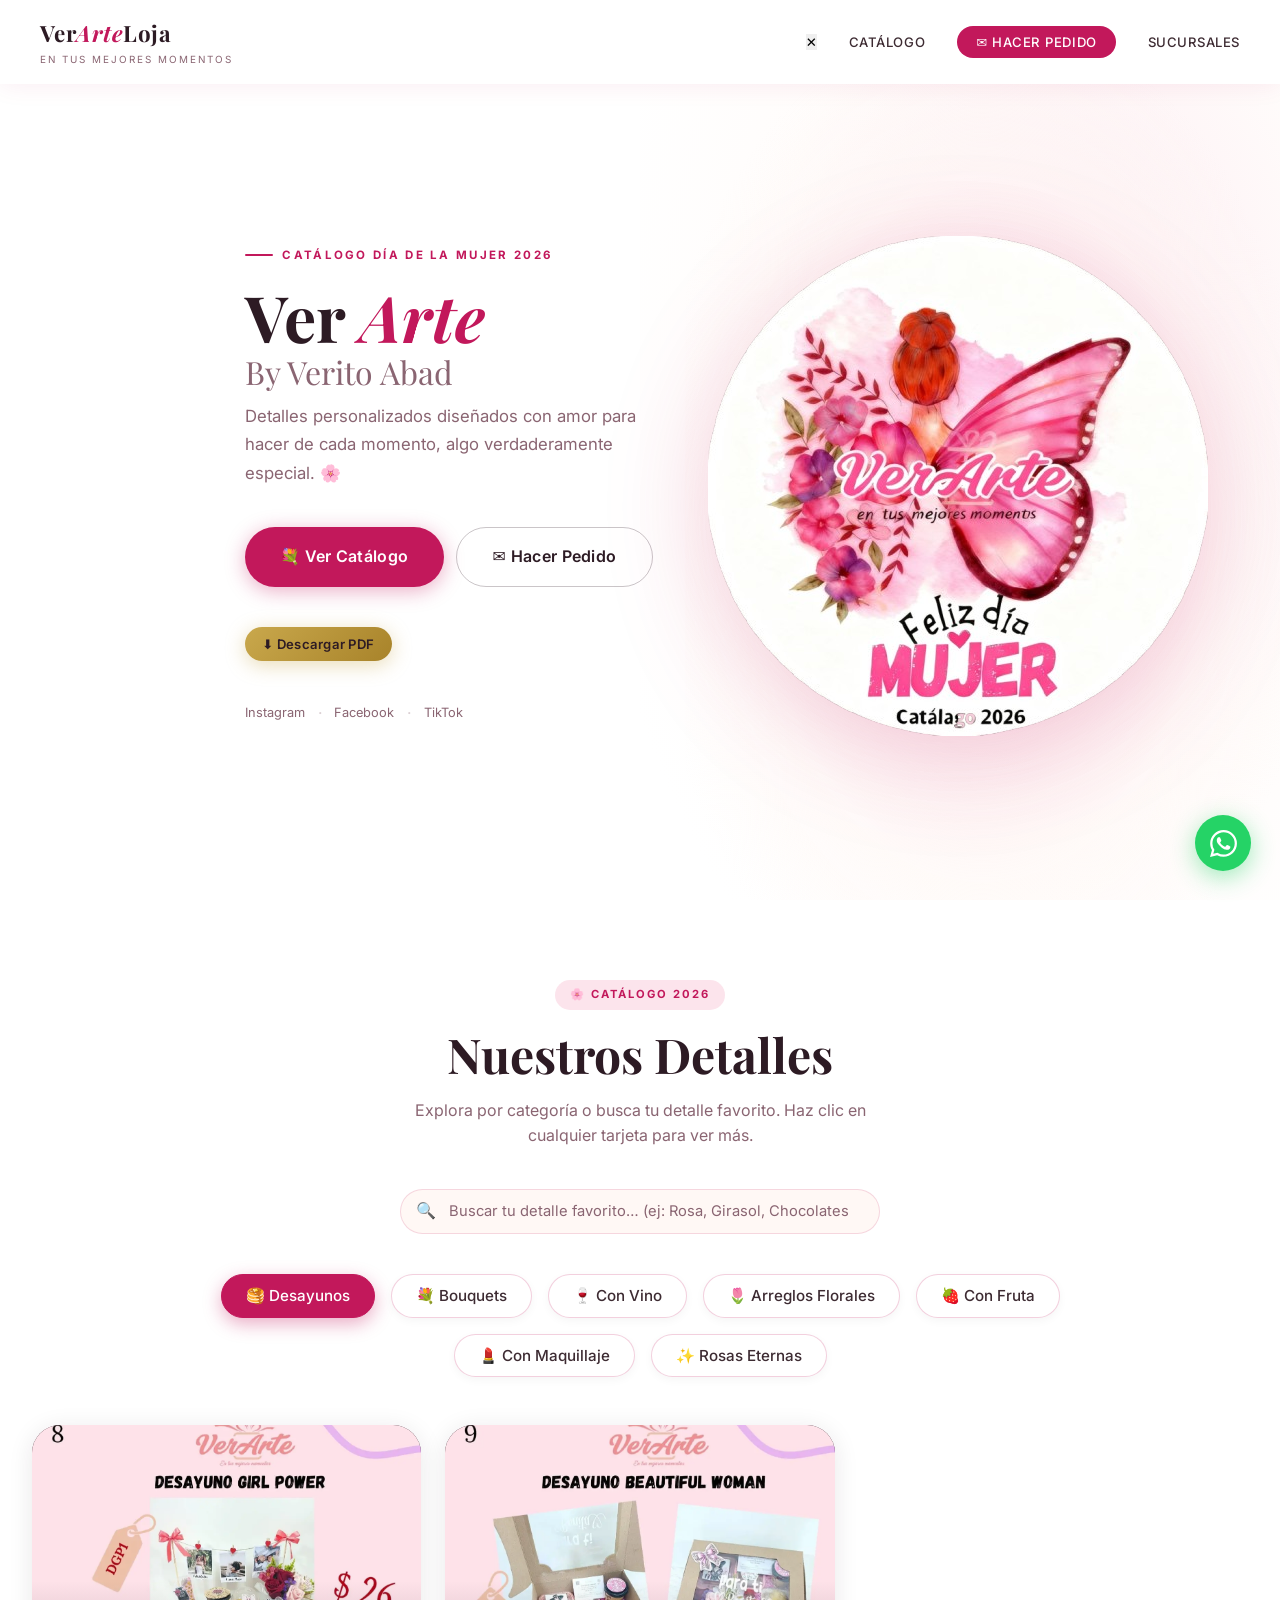
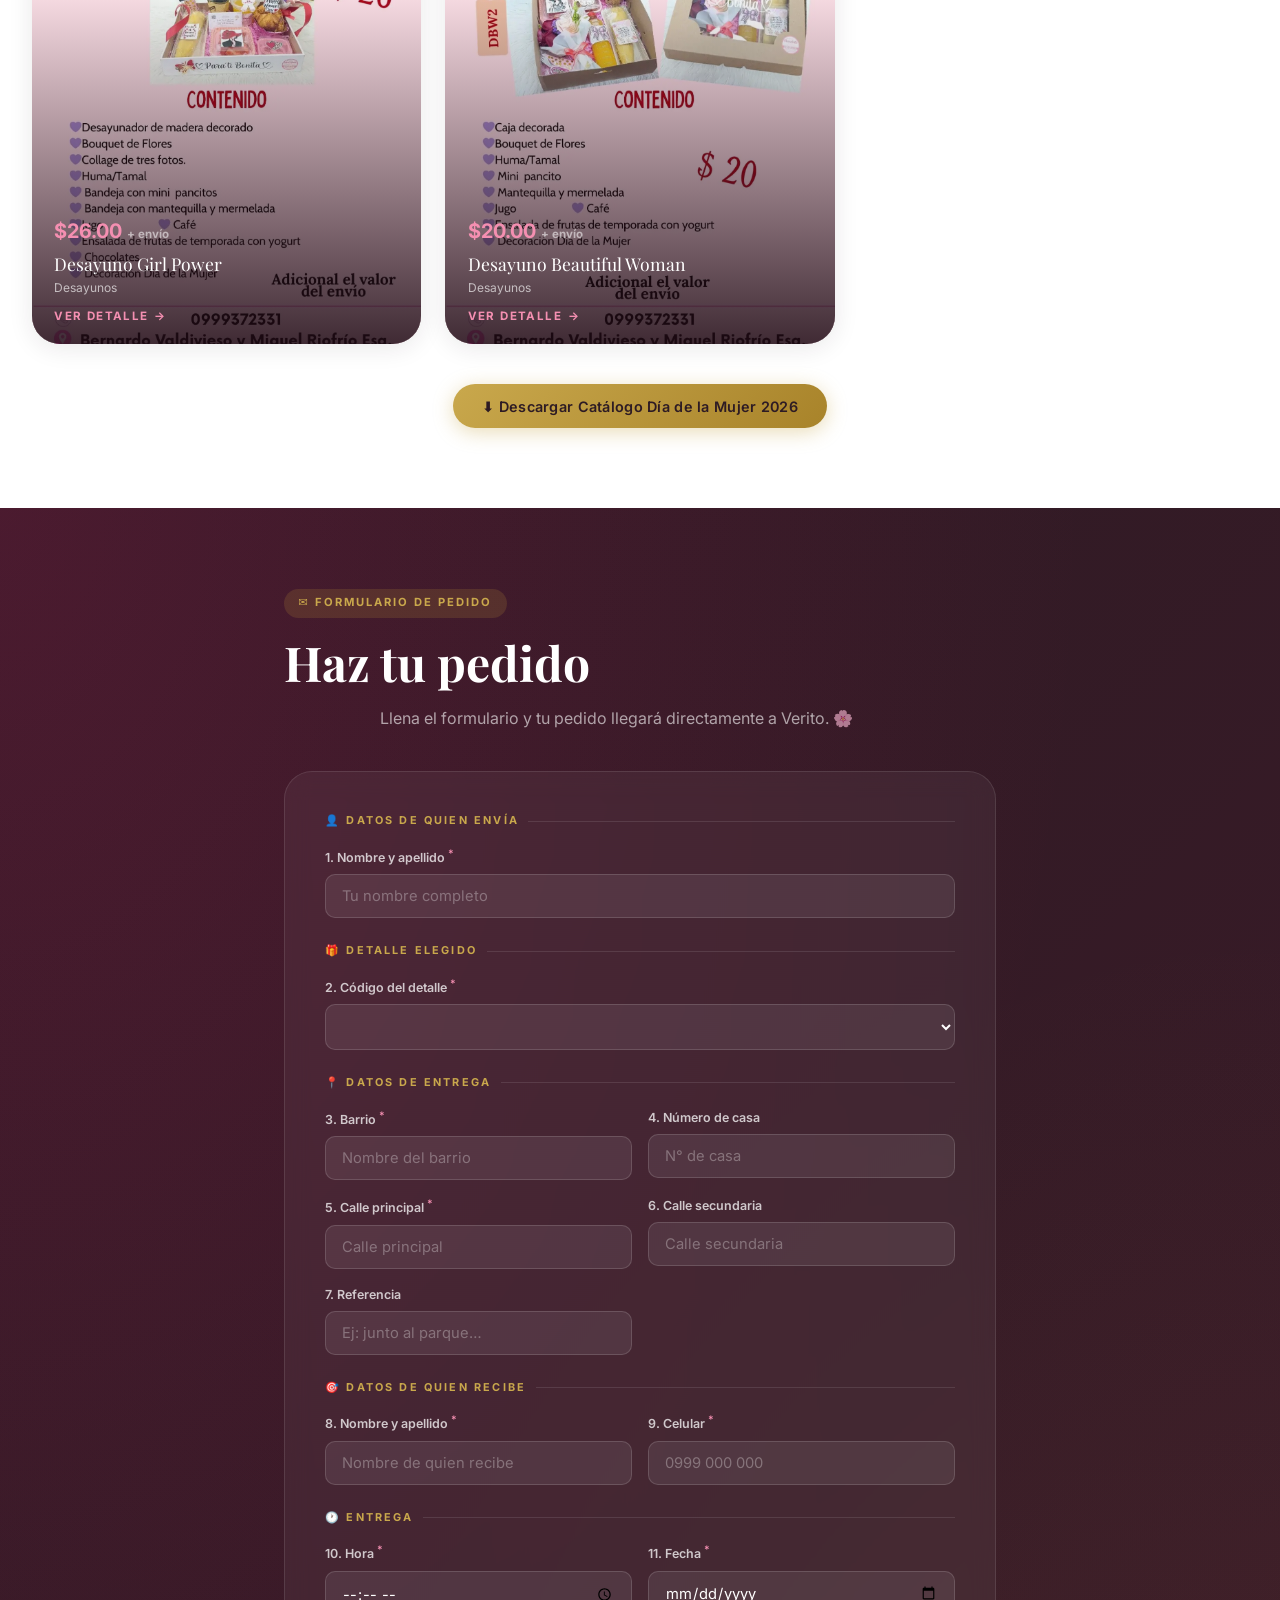
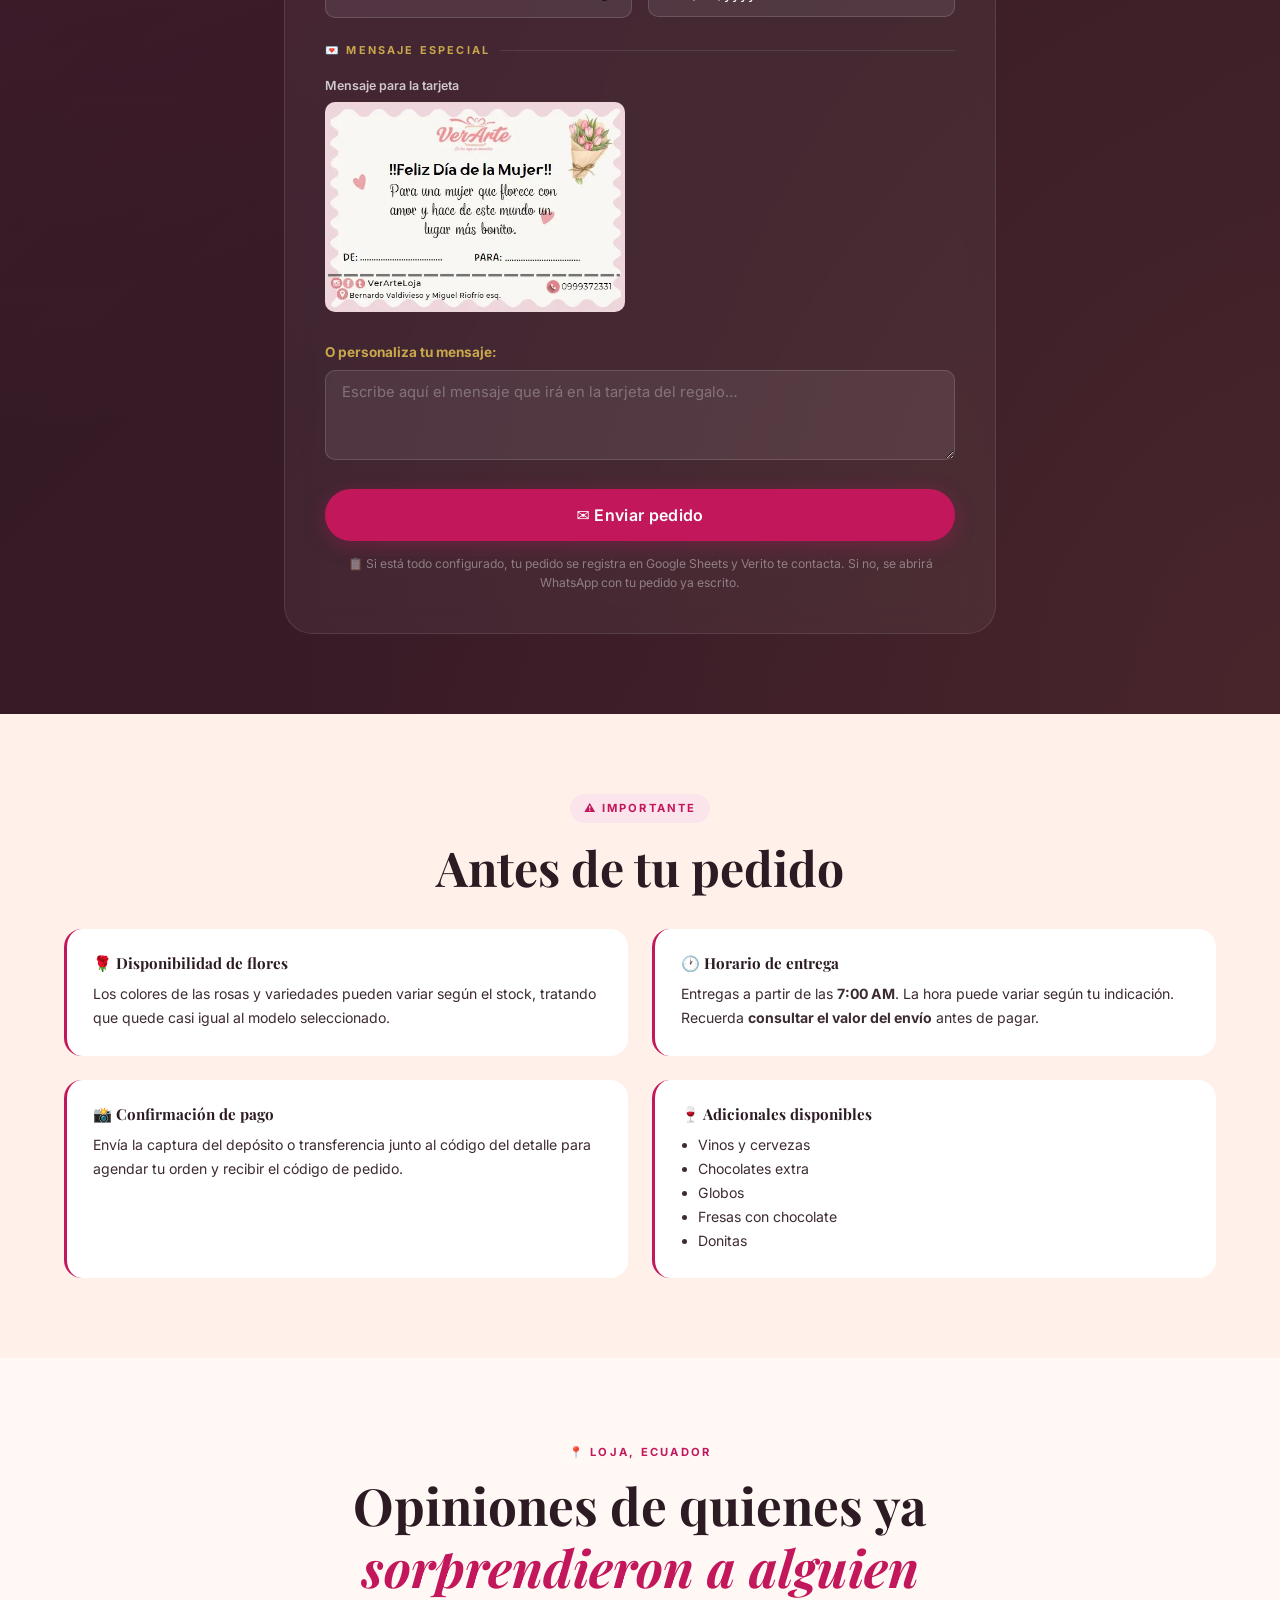
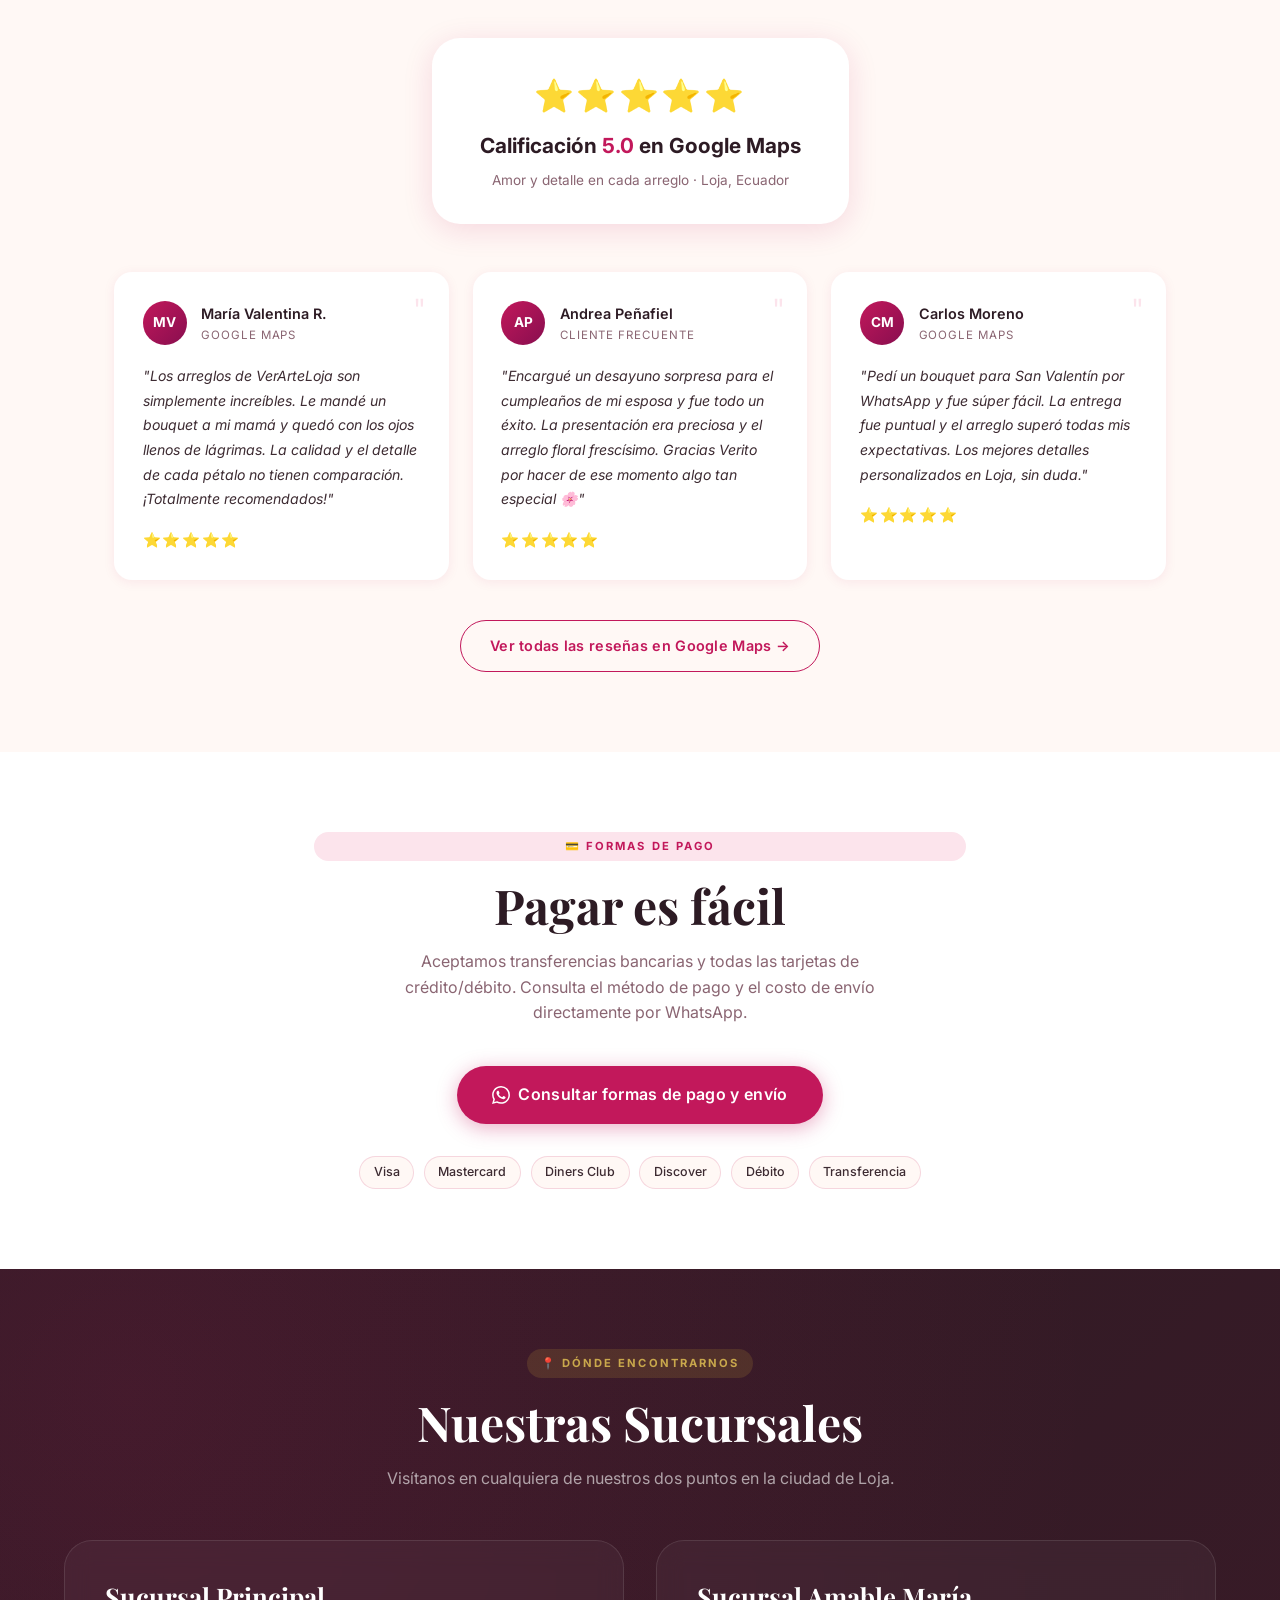
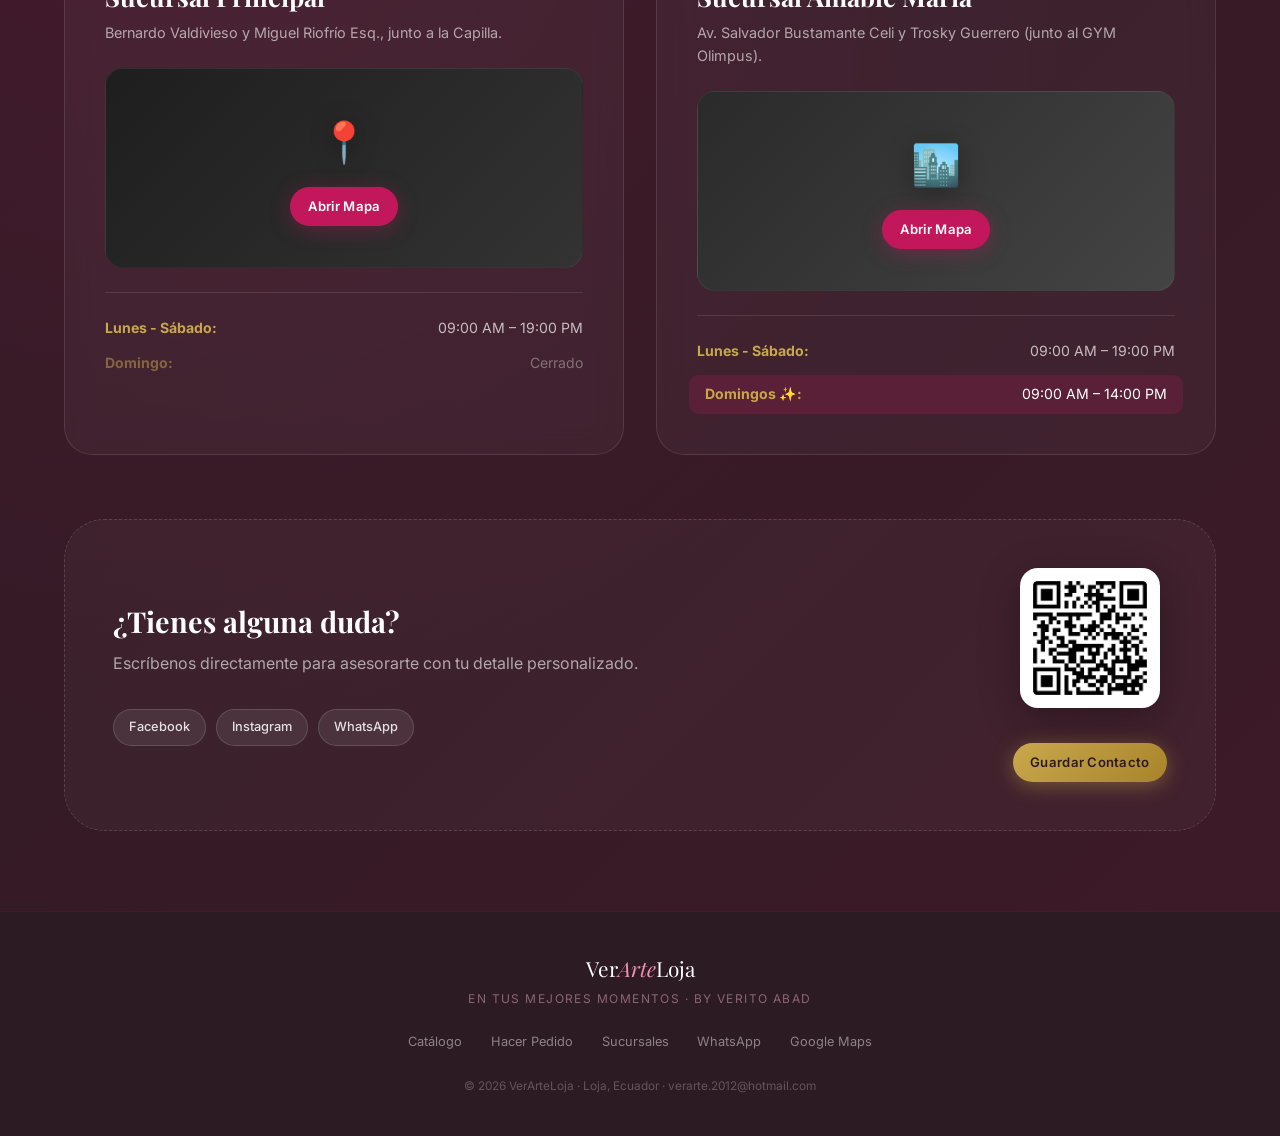
<file: index.html>
<!DOCTYPE html>
<html lang="es">

<head>
  <meta charset="UTF-8">
  <meta name="viewport" content="width=device-width, initial-scale=1.0">
  <meta name="description"
    content="VerArteLoja — Tu tienda de detalles personalizados en Loja, Ecuador. Bouquets, arreglos florales, desayunos sorpresa, regalos para aniversario y cumpleaños.">
  <meta name="keywords"
    content="detalles personalizados Loja, regalos únicos Loja, arreglos florales Loja, desayunos sorpresa Loja, bouquets Loja, VerArteLoja">

  <!-- Open Graph / Facebook / WhatsApp -->
  <meta property="og:type" content="website">
  <meta property="og:url" content="https://verarte.vercel.app/">
  <meta property="og:title" content="VerArteLoja — Detalles Personalizados">
  <meta property="og:description"
    content="Tu tienda de desayunos sorpresa, bouquets, y arreglos florales en Loja, Ecuador. En tus mejores momentos.">
  <meta property="og:image" content="https://verarte.vercel.app/public/images/hero2.png">

  <!-- Twitter -->
  <meta property="twitter:card" content="summary_large_image">
  <meta property="twitter:url" content="https://verarte.vercel.app/">
  <meta property="twitter:title" content="VerArteLoja — Detalles Personalizados">
  <meta property="twitter:description"
    content="Tu tienda de desayunos sorpresa, bouquets, y arreglos florales en Loja, Ecuador. En tus mejores momentos.">
  <meta property="twitter:image" content="https://verarte.vercel.app/public/images/hero2.png">

  <!-- Favicon -->
  <link rel="icon" type="image/png" href="public/images/hero2.png">
  <link rel="apple-touch-icon" href="public/images/hero2.png">

  <title>VerArteLoja — Detalles Personalizados en Loja, Ecuador</title>
  <link rel="preconnect" href="https://fonts.googleapis.com">
  <link rel="preconnect" href="https://fonts.gstatic.com" crossorigin>
  <link
    href="https://fonts.googleapis.com/css2?family=Playfair+Display:ital,wght@0,400;0,600;0,700;1,400&family=Inter:wght@300;400;500;600&display=swap"
    rel="stylesheet">
  <link rel="stylesheet" href="style.css">
</head>

<body>

  <!-- ═══ NAVBAR ═══════════════════════════════════════════════ -->
  <nav id="navbar">
    <a href="#inicio" class="nav-logo">
      <span class="nav-logo-main">Ver<em>Arte</em>Loja</span>
      <span class="nav-logo-sub">En tus mejores momentos</span>
    </a>
    <ul class="nav-links" id="nav-links">
      <li><a href="#catalogo">Catálogo</a></li>
      <li><a href="#pedido" class="nav-cta">✉️ Hacer Pedido</a></li>
      <li><a href="#sucursales">Sucursales</a></li>
    </ul>
    <button class="nav-hamburger" id="nav-hamburger" aria-label="Menú">
      <span></span><span></span><span></span>
    </button>
  </nav>

  <!-- ═══ WHATSAPP FLOAT ══════════════════════════════════════ -->
  <a id="whatsapp-float" href="https://wa.me/593999372331" target="_blank" rel="noopener" aria-label="WhatsApp">
    <span class="wa-tooltip">¡Escríbenos!</span>
    <svg width="27" height="27" viewBox="0 0 24 24" fill="currentColor">
      <path
        d="M17.472 14.382c-.297-.149-1.758-.867-2.03-.967-.273-.099-.471-.148-.67.15-.197.297-.767.966-.94 1.164-.173.199-.347.223-.644.075-.297-.15-1.255-.463-2.39-1.475-.883-.788-1.48-1.761-1.653-2.059-.173-.297-.018-.458.13-.606.134-.133.298-.347.446-.52.149-.174.198-.298.298-.497.099-.198.05-.371-.025-.52-.075-.149-.669-1.612-.916-2.207-.242-.579-.487-.5-.669-.51-.173-.008-.371-.01-.57-.01-.198 0-.52.074-.792.372-.272.297-1.04 1.016-1.04 2.479 0 1.462 1.065 2.875 1.213 3.074.149.198 2.096 3.2 5.077 4.487.709.306 1.262.489 1.694.625.712.227 1.36.195 1.871.118.571-.085 1.758-.719 2.006-1.413.248-.694.248-1.289.173-1.413-.074-.124-.272-.198-.57-.347m-5.421 7.403h-.004a9.87 9.87 0 01-5.031-1.378l-.361-.214-3.741.982.998-3.648-.235-.374a9.86 9.86 0 01-1.51-5.26c.001-5.45 4.436-9.884 9.888-9.884 2.64 0 5.122 1.03 6.988 2.898a9.825 9.825 0 012.893 6.994c-.003 5.45-4.437 9.884-9.885 9.884m8.413-18.297A11.815 11.815 0 0012.05 0C5.495 0 .16 5.335.157 11.892c0 2.096.547 4.142 1.588 5.945L.057 24l6.305-1.654a11.882 11.882 0 005.683 1.448h.005c6.554 0 11.89-5.335 11.893-11.893a11.821 11.821 0 00-3.48-8.413z" />
    </svg>
  </a>

  <!-- ═══ HERO (white, two-column) ════════════════════════════ -->
  <section id="inicio" class="hero">
    <div class="hero-text">
      <div class="hero-eyebrow">Catálogo Día de la Mujer 2026</div>
      <h1 class="hero-title">
        Ver <em>Arte</em>
        <span>By Verito Abad</span>
      </h1>
      <p class="hero-tagline">Detalles personalizados diseñados con amor para hacer de cada momento, algo verdaderamente
        especial. 🌸</p>
      <div class="hero-actions">
        <a href="#catalogo" class="btn btn-primary btn-lg">💐 Ver Catálogo</a>
        <a href="#pedido" class="btn btn-outline-dark btn-lg">✉️ Hacer Pedido</a>
      </div>
      <div class="hero-actions" style="margin-top:.5rem;">
        <button class="btn btn-gold btn-sm js-catalog-download">⬇️ Descargar PDF</button>
      </div>
      <div class="hero-social" style="margin-top:1.5rem;">
        <a href="https://www.instagram.com/verarteloja/" target="_blank" rel="noopener">Instagram</a>
        <span class="hero-social-sep">·</span>
        <a href="https://www.facebook.com/VerArteLoja" target="_blank" rel="noopener">Facebook</a>
        <span class="hero-social-sep">·</span>
        <a href="https://www.tiktok.com/@verarteloja" target="_blank" rel="noopener">TikTok</a>
      </div>
    </div>

    <div class="hero-image">
      <div class="hero-image-blob"></div>
      <img class="hero-img" src="public/images/hero2.png" alt="Arreglo floral VerArteLoja" onerror="this.outerHTML=`
           <div class=\'hero-img-placeholder\'>
             <span>🌹</span>
             <p style=\'font-size:.8rem;color:var(--text-muted);text-align:center;padding:0 1rem\'>Coloca tu foto en<br><code>public/images/hero2.png</code></p>
           </div>`">
    </div>
  </section>

  <!-- ═══ CATALOG ══════════════════════════════════════════════ -->
  <section id="catalogo" class="catalog">
    <div class="catalog-inner">
      <div class="catalog-header reveal">
        <div class="section-tag">🌸 Catálogo 2026</div>
        <h2 class="section-title">Nuestros Detalles</h2>
        <p class="section-sub">Explora por categoría o busca tu detalle favorito. Haz clic en cualquier tarjeta para ver
          más.</p>
      </div>

      <!-- Search -->
      <div class="search-wrap reveal reveal-d1">
        <span class="search-icon">🔍</span>
        <input id="product-search" class="search-input" type="search"
          placeholder="Buscar tu detalle favorito… (ej: Rosa, Girasol, Chocolates)">
      </div>

      <!-- Search state indicator -->
      <div id="search-state" class="search-state">
        <span id="search-state-text"></span>
        <button id="search-reset" class="search-reset">← Volver a categorías</button>
      </div>

      <!-- Catalog filters -->
      <div class="catalog-filters reveal reveal-d2" id="catalog-filters">
        <!-- Tabs will be injected here -->
      </div>

      <!-- Product grid (search results or filtered view) -->
      <div id="products-grid" class="products-grid"></div>

      <div style="text-align:center;margin-top:2.5rem;" class="reveal">
        <button class="btn btn-gold js-catalog-download">⬇️ Descargar Catálogo Día de la Mujer 2026</button>
      </div>
    </div>
  </section>

  <!-- ═══ SPLIT MODAL ══════════════════════════════════════════ -->
  <div id="product-modal" class="modal-overlay" role="dialog" aria-modal="true">
    <div class="modal-box">
      <div id="modal-left" class="modal-left"></div>
      <div id="modal-right" class="modal-right"></div>
    </div>
  </div>

  <!-- ═══ ORDER FORM ═══════════════════════════════════════════ -->
  <section id="pedido" class="order-section">
    <div class="order-inner">
      <div class="section-tag" style="background:rgba(212,175,55,.15);color:var(--gold);">✉️ Formulario de Pedido</div>
      <h2 class="section-title">Haz tu pedido</h2>
      <p class="section-sub">Llena el formulario y tu pedido llegará directamente a Verito. 🌸</p>

      <div id="form-feedback" class="form-feedback"></div>

      <form id="order-form" class="form-card" novalidate>
        <div class="form-section-label">👤 Datos de quien envía</div>
        <div class="form-grid cols-1">
          <div class="form-group">
            <label class="form-label" for="f-remitente">1. Nombre y apellido <sup>*</sup></label>
            <input id="f-remitente" class="form-control" type="text" placeholder="Tu nombre completo" required>
          </div>
        </div>

        <div class="form-section-label">🎁 Detalle elegido</div>
        <div class="form-grid cols-1">
          <div class="form-group">
            <label class="form-label" for="f-codigo">2. Código del detalle <sup>*</sup></label>
            <select id="f-codigo" class="form-control" required></select>
          </div>
        </div>

        <div class="form-section-label">📍 Datos de entrega</div>
        <div class="form-grid">
          <div class="form-group">
            <label class="form-label" for="f-barrio">3. Barrio <sup>*</sup></label>
            <input id="f-barrio" class="form-control" type="text" placeholder="Nombre del barrio" required>
          </div>
          <div class="form-group">
            <label class="form-label" for="f-numcasa">4. Número de casa</label>
            <input id="f-numcasa" class="form-control" type="text" placeholder="N° de casa">
          </div>
          <div class="form-group">
            <label class="form-label" for="f-calle1">5. Calle principal <sup>*</sup></label>
            <input id="f-calle1" class="form-control" type="text" placeholder="Calle principal" required>
          </div>
          <div class="form-group">
            <label class="form-label" for="f-calle2">6. Calle secundaria</label>
            <input id="f-calle2" class="form-control" type="text" placeholder="Calle secundaria">
          </div>
        </div>
        <div class="form-grid" style="margin-top:1rem;">
          <div class="form-group">
            <label class="form-label" for="f-referencia">7. Referencia</label>
            <input id="f-referencia" class="form-control" type="text" placeholder="Ej: junto al parque…">
          </div>
        </div>

        <div class="form-section-label">🎯 Datos de quien recibe</div>
        <div class="form-grid">
          <div class="form-group">
            <label class="form-label" for="f-destinatario">8. Nombre y apellido <sup>*</sup></label>
            <input id="f-destinatario" class="form-control" type="text" placeholder="Nombre de quien recibe" required>
          </div>
          <div class="form-group">
            <label class="form-label" for="f-celular">9. Celular <sup>*</sup></label>
            <input id="f-celular" class="form-control" type="tel" placeholder="0999 000 000" required>
          </div>
        </div>

        <div class="form-section-label">🕐 Entrega</div>
        <div class="form-grid">
          <div class="form-group">
            <label class="form-label" for="f-hora">10. Hora <sup>*</sup></label>
            <input id="f-hora" class="form-control" type="time" min="07:00" required>
          </div>
          <div class="form-group">
            <label class="form-label" for="f-fecha">11. Fecha <sup>*</sup></label>
            <input id="f-fecha" class="form-control" type="date" required>
          </div>
        </div>

        <div class="form-section-label">💌 Mensaje especial</div>
        <div class="form-grid cols-1">
          <div class="form-group">
            <label class="form-label" for="f-mensaje">Mensaje para la tarjeta</label>
            <img src="public/images/logo/tarjeta De y Para.webp" alt="Vista previa tarjeta"
              style="width:100%;max-width:300px;border-radius:var(--r-sm);margin-bottom:1rem;display:block;">
            <p class="form-label" style="margin-top:.5rem;color:var(--gold);font-size:.85rem;font-weight:700;">O
              personaliza tu mensaje:</p>
            <textarea id="f-mensaje" class="form-control"
              placeholder="Escribe aquí el mensaje que irá en la tarjeta del regalo…"></textarea>
          </div>
        </div>

        <div class="form-submit-wrap" style="margin-top:1.8rem;">
          <button id="submit-btn" type="submit" class="btn btn-primary btn-full btn-lg">✉️ Enviar pedido</button>
          <p class="form-note">📋 Si está todo configurado, tu pedido se registra en Google Sheets y Verito te contacta.
            Si no, se abrirá WhatsApp con tu pedido ya escrito.</p>
        </div>
      </form>
    </div>
  </section>

  <!-- ═══ NOTICE ═══════════════════════════════════════════════ -->
  <section class="notice-section">
    <div class="section-wrap">
      <div class="t-center" style="margin-bottom:2rem;">
        <div class="section-tag">⚠️ Importante</div>
        <h2 class="section-title reveal">Antes de tu pedido</h2>
      </div>
      <div class="notice-grid">
        <div class="notice-card reveal reveal-d1">
          <h3>🌹 Disponibilidad de flores</h3>
          <p>Los colores de las rosas y variedades pueden variar según el stock, tratando que quede casi igual al modelo
            seleccionado.</p>
        </div>
        <div class="notice-card reveal reveal-d2">
          <h3>🕐 Horario de entrega</h3>
          <p>Entregas a partir de las <strong>7:00 AM</strong>. La hora puede variar según tu indicación. Recuerda
            <strong>consultar el valor del envío</strong> antes de pagar.
          </p>
        </div>
        <div class="notice-card reveal reveal-d1">
          <h3>📸 Confirmación de pago</h3>
          <p>Envía la captura del depósito o transferencia junto al código del detalle para agendar tu orden y recibir
            el código de pedido. </p>
        </div>
        <div class="notice-card reveal reveal-d2">
          <h3>🍷 Adicionales disponibles</h3>
          <ul>
            <li>Vinos y cervezas</li>
            <li>Chocolates extra</li>
            <li>Globos</li>
            <li>Fresas con chocolate</li>
            <li>Donitas</li>
          </ul>
        </div>
      </div>
    </div>
  </section>

  <!-- ═══ REVIEWS ══════════════════════════════════════════════ -->
  <section class="reviews-section">
    <div class="reviews-inner">
      <small style="font-size:.7rem;font-weight:700;letter-spacing:.2em;text-transform:uppercase;color:var(--rose);">📍
        LOJA, ECUADOR</small>
      <h2 class="reviews-heading reveal" style="margin-top:.7rem;">
        Opiniones de quienes ya<br><em>sorprendieron a alguien</em>
      </h2>

      <div class="reveal reveal-d1">
        <div class="rating-card">
          <div class="rating-stars">⭐⭐⭐⭐⭐</div>
          <div class="rating-label">Calificación <strong>5.0</strong> en Google Maps</div>
          <div class="rating-sub">Amor y detalle en cada arreglo · Loja, Ecuador</div>
        </div>
      </div>

      <div class="reviews-grid">
        <div class="review-card reveal reveal-d1">
          <div class="review-quote-icon">"</div>
          <div class="review-card-header">
            <div class="review-avatar">MV</div>
            <div>
              <div class="review-name">María Valentina R.</div>
              <div class="review-source">Google Maps</div>
            </div>
          </div>
          <p class="review-text">"Los arreglos de VerArteLoja son simplemente increíbles. Le mandé un bouquet a mi mamá
            y quedó con los ojos llenos de lágrimas. La calidad y el detalle de cada pétalo no tienen comparación.
            ¡Totalmente recomendados!"</p>
          <div class="review-stars">⭐⭐⭐⭐⭐</div>
        </div>

        <div class="review-card reveal reveal-d2">
          <div class="review-quote-icon">"</div>
          <div class="review-card-header">
            <div class="review-avatar">AP</div>
            <div>
              <div class="review-name">Andrea Peñafiel</div>
              <div class="review-source">Cliente frecuente</div>
            </div>
          </div>
          <p class="review-text">"Encargué un desayuno sorpresa para el cumpleaños de mi esposa y fue todo un éxito. La
            presentación era preciosa y el arreglo floral frescísimo. Gracias Verito por hacer de ese momento algo tan
            especial 🌸"</p>
          <div class="review-stars">⭐⭐⭐⭐⭐</div>
        </div>

        <div class="review-card reveal reveal-d3">
          <div class="review-quote-icon">"</div>
          <div class="review-card-header">
            <div class="review-avatar">CM</div>
            <div>
              <div class="review-name">Carlos Moreno</div>
              <div class="review-source">Google Maps</div>
            </div>
          </div>
          <p class="review-text">"Pedí un bouquet para San Valentín por WhatsApp y fue súper fácil. La entrega fue
            puntual y el arreglo superó todas mis expectativas. Los mejores detalles personalizados en Loja, sin duda."
          </p>
          <div class="review-stars">⭐⭐⭐⭐⭐</div>
        </div>
      </div>

      <div class="reviews-cta reveal">
        <a href="https://maps.app.goo.gl/ntenis6eNLW2rySBA" target="_blank" rel="noopener" class="btn btn-ghost">
          Ver todas las reseñas en Google Maps →
        </a>
      </div>
    </div>
  </section>

  <!-- ═══ PAYMENTS ═════════════════════════════════════════════ -->
  <section id="pagos" class="payments-section">
    <div class="section-wrap payments-inner">
      <div class="section-tag t-center" style="display:block;text-align:center;">💳 Formas de Pago</div>
      <h2 class="section-title t-center reveal">Pagar es fácil</h2>
      <p class="section-sub reveal">Aceptamos transferencias bancarias y todas las tarjetas de crédito/débito. Consulta
        el método de pago y el costo de envío directamente por WhatsApp.</p>
      <div style="text-align:center;" class="reveal">
        <a href="https://wa.me/593999372331?text=Hola%20VerArteLoja!%20%F0%9F%8C%B8%20Quisiera%20conocer%20las%20formas%20de%20pago%20disponibles%20y%20el%20costo%20del%20env%C3%ADo.%20Gracias!"
          target="_blank" rel="noopener" class="btn btn-primary btn-lg">
          <svg width="18" height="18" viewBox="0 0 24 24" fill="currentColor">
            <path
              d="M17.472 14.382c-.297-.149-1.758-.867-2.03-.967-.273-.099-.471-.148-.67.15-.197.297-.767.966-.94 1.164-.173.199-.347.223-.644.075-.297-.15-1.255-.463-2.39-1.475-.883-.788-1.48-1.761-1.653-2.059-.173-.297-.018-.458.13-.606.134-.133.298-.347.446-.52.149-.174.198-.298.298-.497.099-.198.05-.371-.025-.52-.075-.149-.669-1.612-.916-2.207-.242-.579-.487-.5-.669-.51-.173-.008-.371-.01-.57-.01-.198 0-.52.074-.792.372-.272.297-1.04 1.016-1.04 2.479 0 1.462 1.065 2.875 1.213 3.074.149.198 2.096 3.2 5.077 4.487.709.306 1.262.489 1.694.625.712.227 1.36.195 1.871.118.571-.085 1.758-.719 2.006-1.413.248-.694.248-1.289.173-1.413-.074-.124-.272-.198-.57-.347m-5.421 7.403h-.004a9.87 9.87 0 01-5.031-1.378l-.361-.214-3.741.982.998-3.648-.235-.374a9.86 9.86 0 01-1.51-5.26c.001-5.45 4.436-9.884 9.888-9.884 2.64 0 5.122 1.03 6.988 2.898a9.825 9.825 0 012.893 6.994c-.003 5.45-4.437 9.884-9.885 9.884m8.413-18.297A11.815 11.815 0 0012.05 0C5.495 0 .16 5.335.157 11.892c0 2.096.547 4.142 1.588 5.945L.057 24l6.305-1.654a11.882 11.882 0 005.683 1.448h.005c6.554 0 11.89-5.335 11.893-11.893a11.821 11.821 0 00-3.48-8.413z" />
          </svg>
          Consultar formas de pago y envío
        </a>
      </div>
      <div class="payments-cards-row reveal" style="margin-top:2rem;">
        <span class="pay-badge">Visa</span>
        <span class="pay-badge">Mastercard</span>
        <span class="pay-badge">Diners Club</span>
        <span class="pay-badge">Discover</span>
        <span class="pay-badge">Débito</span>
        <span class="pay-badge">Transferencia</span>
      </div>
    </div>
  </section>

  <!-- ═══ ABOUT ═════════════════════════════════════════════════ -->
  <section id="sucursales" class="branches-section">
    <div class="section-wrap">
      <div class="t-center mb-4 reveal">
        <div class="section-tag" style="background:rgba(212,175,55,.15);color:var(--gold);">📍 Dónde encontrarnos</div>
        <h2 class="section-title" style="color:var(--white)">Nuestras Sucursales</h2>
        <p class="section-sub" style="color:rgba(255,255,255,.6)">Visítanos en cualquiera de nuestros dos puntos en la
          ciudad de Loja.</p>
      </div>

      <div class="branches-grid">
        <!-- Casa Matriz / Principal -->
        <div class="branch-card reveal reveal-d1">
          <div class="branch-card-header">
            <h3>Sucursal Principal</h3>
            <p>Bernardo Valdivieso y Miguel Riofrío Esq., junto a la Capilla.</p>
          </div>
          <div class="branch-map-preview">
            <span>📍</span>
            <a href="https://maps.app.goo.gl/ntenis6eNLW2rySBA" target="_blank" rel="noopener"
              class="btn btn-primary btn-sm">Abrir Mapa</a>
          </div>
          <div class="branch-hours">
            <div class="hours-item">
              <strong>Lunes - Sábado:</strong>
              <span>09:00 AM – 19:00 PM</span>
            </div>
            <div class="hours-item" style="opacity:.5">
              <strong>Domingo:</strong>
              <span>Cerrado</span>
            </div>
          </div>
        </div>

        <!-- Sucursal Amable María -->
        <div class="branch-card reveal reveal-d2">
          <div class="branch-card-header">
            <h3>Sucursal Amable María</h3>
            <p>Av. Salvador Bustamante Celi y Trosky Guerrero (junto al GYM Olimpus).</p>
          </div>
          <div class="branch-map-preview sucursal-2">
            <span>🏙️</span>
            <a href="https://maps.app.goo.gl/oRhja6YL3DoCoXbr5" target="_blank" rel="noopener"
              class="btn btn-primary btn-sm">Abrir Mapa</a>
          </div>
          <div class="branch-hours">
            <div class="hours-item">
              <strong>Lunes - Sábado:</strong>
              <span>09:00 AM – 19:00 PM</span>
            </div>
            <div class="hours-item highlight">
              <strong>Domingos ✨:</strong>
              <span>09:00 AM – 14:00 PM</span>
            </div>
          </div>
        </div>
      </div>

      <!-- About / Contact Integration -->
      <div class="about-contact-wrap reveal" style="margin-top:4rem;">
        <div class="contact-box-premium">
          <div class="contact-text">
            <h3>¿Tienes alguna duda?</h3>
            <p>Escríbenos directamente para asesorarte con tu detalle personalizado.</p>
            <div class="about-social" style="margin-top:2rem;">
              <a href="https://www.facebook.com/VerArteLoja" target="_blank" rel="noopener"
                class="social-btn">Facebook</a>
              <a href="https://www.instagram.com/verarteloja/" target="_blank" rel="noopener"
                class="social-btn">Instagram</a>
              <a href="https://wa.me/593999372331" target="_blank" rel="noopener" class="social-btn">WhatsApp</a>
            </div>
          </div>
          <div class="contact-qr">
            <img src="public/Contacto/descarga contacto.png" alt="QR VerArteLoja">
            <a href="public/Contacto/verarteloja-amte (2).vcf" download="VerarteLoja.vcf" class="btn btn-gold btn-sm"
              style="margin-top:1rem;">Guardar Contacto</a>
          </div>
        </div>
      </div>
    </div>
  </section>

  <!-- ═══ FOOTER ════════════════════════════════════════════════ -->
  <footer>
    <div class="footer-logo">Ver<em>Arte</em>Loja</div>
    <div class="footer-tagline">en tus mejores momentos · by Verito Abad</div>
    <nav class="footer-links">
      <a href="#catalogo">Catálogo</a>
      <a href="#pedido">Hacer Pedido</a>
      <a href="#sucursales">Sucursales</a>
      <a href="https://wa.me/593999372331" target="_blank">WhatsApp</a>
      <a href="https://maps.app.goo.gl/ntenis6eNLW2rySBA" target="_blank">Google Maps</a>
    </nav>
    <p class="footer-copy">© 2026 VerArteLoja · Loja, Ecuador · verarte.2012@hotmail.com</p>
  </footer>

  <!-- Form styles (dark section, same as before) -->
  <style>
    .order-section {
      background: linear-gradient(135deg, var(--dark) 0%, #3D1A28 100%);
      position: relative;
      overflow: hidden;
    }

    .order-section::before {
      content: '';
      position: absolute;
      inset: 0;
      pointer-events: none;
      background: radial-gradient(ellipse at 0% 0%, rgba(194, 24, 91, .2) 0%, transparent 60%), radial-gradient(ellipse at 100% 100%, rgba(201, 168, 76, .08) 0%, transparent 55%);
    }

    .order-inner {
      position: relative;
      z-index: 1;
      max-width: 760px;
      margin: 0 auto;
      padding: 5rem 1.5rem;
    }

    .order-inner .section-title {
      color: var(--white);
    }

    .order-inner .section-sub {
      color: rgba(255, 255, 255, .6);
    }

    .form-card {
      background: rgba(255, 255, 255, .05);
      border: 1px solid rgba(255, 255, 255, .1);
      backdrop-filter: blur(12px);
      border-radius: var(--r-lg);
      padding: 2.5rem;
    }

    .form-section-label {
      font-size: .68rem;
      font-weight: 700;
      letter-spacing: .2em;
      text-transform: uppercase;
      color: var(--gold);
      margin: 1.5rem 0 1rem;
      display: flex;
      align-items: center;
      gap: .6rem;
    }

    .form-section-label:first-child {
      margin-top: 0;
    }

    .form-section-label::after {
      content: '';
      flex: 1;
      height: 1px;
      background: rgba(255, 255, 255, .1);
    }

    .form-grid {
      display: grid;
      grid-template-columns: 1fr 1fr;
      gap: 1rem;
    }

    .form-grid.cols-1 {
      grid-template-columns: 1fr;
    }

    .form-group {
      display: flex;
      flex-direction: column;
      gap: .4rem;
    }

    .form-label {
      font-size: .78rem;
      font-weight: 600;
      color: rgba(255, 255, 255, .75);
    }

    .form-label sup {
      color: var(--rose-light);
    }

    .form-control {
      width: 100%;
      padding: .75rem 1rem;
      background: rgba(255, 255, 255, .08);
      border: 1px solid rgba(255, 255, 255, .14);
      border-radius: var(--r-sm);
      color: var(--white);
      font-size: .92rem;
      outline: none;
      transition: all .2s;
    }

    .form-control::placeholder {
      color: rgba(255, 255, 255, .3);
    }

    .form-control:focus {
      border-color: var(--rose-light);
      background: rgba(255, 255, 255, .12);
      box-shadow: 0 0 0 3px rgba(244, 143, 177, .15);
    }

    select.form-control option {
      background: var(--dark-mid);
      color: var(--white);
    }

    textarea.form-control {
      resize: vertical;
      min-height: 90px;
    }

    .form-submit-wrap {
      margin-top: 1.8rem;
    }

    .form-note {
      font-size: .76rem;
      color: rgba(255, 255, 255, .4);
      margin-top: .8rem;
      text-align: center;
    }

    .form-feedback {
      display: none;
      padding: 1rem 1.2rem;
      border-radius: var(--r-sm);
      font-size: .9rem;
      font-weight: 500;
      margin-bottom: 1.2rem;
    }

    .form-feedback.success {
      background: rgba(46, 125, 50, .2);
      border: 1px solid rgba(46, 125, 50, .4);
      color: #81C784;
      display: block;
    }

    .form-feedback.error-msg {
      background: rgba(198, 40, 40, .2);
      border: 1px solid rgba(198, 40, 40, .4);
      color: #EF9A9A;
      display: block;
    }

    @media(max-width:640px) {
      .form-grid {
        grid-template-columns: 1fr;
      }
    }
  </style>

  <script src="script.js"></script>
</body>

</html>
</file>
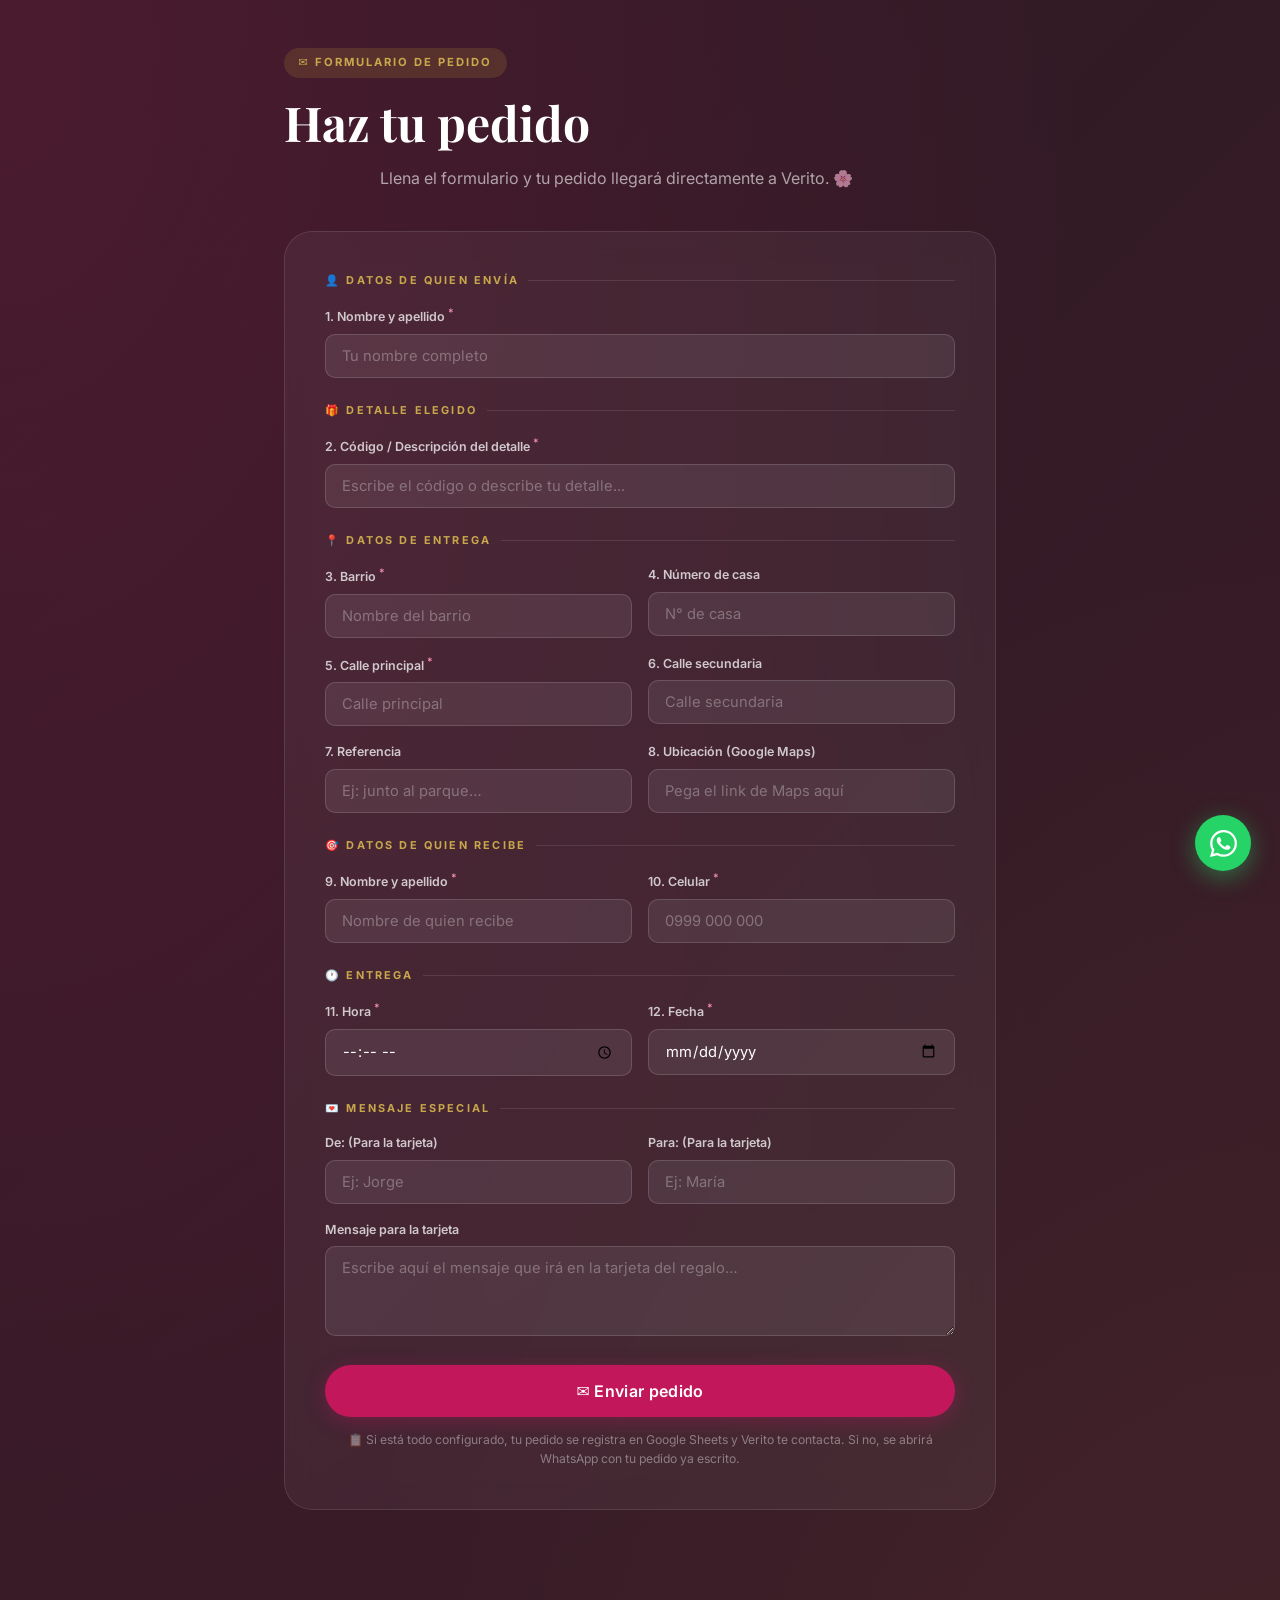
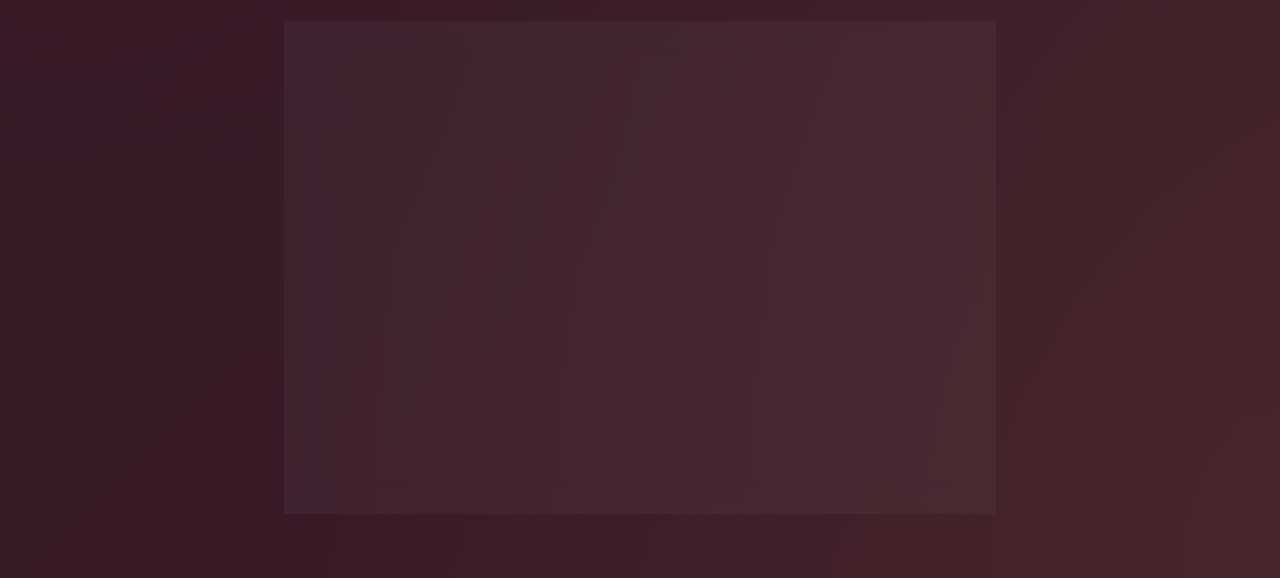
<file: pedidos.html>
<!DOCTYPE html>
<html lang="es">

<head>
    <meta charset="UTF-8">
    <meta name="viewport" content="width=device-width, initial-scale=1.0">
    <meta name="description" content="Realiza tu pedido de detalles personalizados en Loja, Ecuador.">
    <meta name="keywords" content="pedido, detalles personalizados Loja, regalos únicos Loja, VerArteLoja">

    <!-- Open Graph / Facebook / WhatsApp -->
    <meta property="og:type" content="website">
    <meta property="og:url" content="https://verarte.vercel.app/pedidos.html">
    <meta property="og:title" content="Realizar Pedido — VerArteLoja">
    <meta property="og:description" content="Formulario para realizar tu pedido de detalles personalizados.">
    <meta property="og:image" content="https://verarte.vercel.app/public/images/hero2.png">

    <!-- Favicon -->
    <link rel="icon" type="image/png" href="public/images/hero2.png">
    <link rel="apple-touch-icon" href="public/images/hero2.png">

    <title>Realizar Pedido — VerArteLoja</title>
    <link rel="preconnect" href="https://fonts.googleapis.com">
    <link rel="preconnect" href="https://fonts.gstatic.com" crossorigin>
    <link
        href="https://fonts.googleapis.com/css2?family=Playfair+Display:ital,wght@0,400;0,600;0,700;1,400&family=Inter:wght@300;400;500;600&display=swap"
        rel="stylesheet">
    <link rel="stylesheet" href="style.css">
</head>

<body style="background:var(--dark);">

    <!-- ═══ WHATSAPP FLOAT ══════════════════════════════════════ -->
    <a id="whatsapp-float" href="https://wa.me/593999372331" target="_blank" rel="noopener" aria-label="WhatsApp">
        <span class="wa-tooltip">¡Escríbenos!</span>
        <svg width="27" height="27" viewBox="0 0 24 24" fill="currentColor">
            <path
                d="M17.472 14.382c-.297-.149-1.758-.867-2.03-.967-.273-.099-.471-.148-.67.15-.197.297-.767.966-.94 1.164-.173.199-.347.223-.644.075-.297-.15-1.255-.463-2.39-1.475-.883-.788-1.48-1.761-1.653-2.059-.173-.297-.018-.458.13-.606.134-.133.298-.347.446-.52.149-.174.198-.298.298-.497.099-.198.05-.371-.025-.52-.075-.149-.669-1.612-.916-2.207-.242-.579-.487-.5-.669-.51-.173-.008-.371-.01-.57-.01-.198 0-.52.074-.792.372-.272.297-1.04 1.016-1.04 2.479 0 1.462 1.065 2.875 1.213 3.074.149.198 2.096 3.2 5.077 4.487.709.306 1.262.489 1.694.625.712.227 1.36.195 1.871.118.571-.085 1.758-.719 2.006-1.413.248-.694.248-1.289.173-1.413-.074-.124-.272-.198-.57-.347m-5.421 7.403h-.004a9.87 9.87 0 01-5.031-1.378l-.361-.214-3.741.982.998-3.648-.235-.374a9.86 9.86 0 01-1.51-5.26c.001-5.45 4.436-9.884 9.888-9.884 2.64 0 5.122 1.03 6.988 2.898a9.825 9.825 0 012.893 6.994c-.003 5.45-4.437 9.884-9.885 9.884m8.413-18.297A11.815 11.815 0 0012.05 0C5.495 0 .16 5.335.157 11.892c0 2.096.547 4.142 1.588 5.945L.057 24l6.305-1.654a11.882 11.882 0 005.683 1.448h.005c6.554 0 11.89-5.335 11.893-11.893a11.821 11.821 0 00-3.48-8.413z" />
        </svg>
    </a>

    <!-- ═══ ORDER FORM ═══════════════════════════════════════════ -->
    <section id="pedido" class="order-section" style="min-height: 100vh;">
        <div class="order-inner" style="padding-top: 3rem;">
            <div class="section-tag" style="background:rgba(212,175,55,.15);color:var(--gold);">✉️ Formulario de Pedido
            </div>
            <h2 class="section-title">Haz tu pedido</h2>
            <p class="section-sub">Llena el formulario y tu pedido llegará directamente a Verito. 🌸</p>

            <div id="form-feedback" class="form-feedback"></div>

            <form id="order-form" class="form-card" novalidate>
                <div class="form-section-label">👤 Datos de quien envía</div>
                <div class="form-grid cols-1">
                    <div class="form-group">
                        <label class="form-label" for="f-remitente">1. Nombre y apellido <sup>*</sup></label>
                        <input id="f-remitente" class="form-control" type="text" placeholder="Tu nombre completo"
                            required>
                    </div>
                </div>

                <div class="form-section-label">🎁 Detalle elegido</div>
                <div class="form-grid cols-1">
                    <div class="form-group">
                        <label class="form-label" for="f-codigo">2. Código / Descripción del detalle <sup>*</sup></label>
                        <input id="f-codigo" class="form-control" type="text" placeholder="Escribe el código o describe tu detalle..." required>
                    </div>
                </div>

                <div class="form-section-label">📍 Datos de entrega</div>
                <div class="form-grid">
                    <div class="form-group">
                        <label class="form-label" for="f-barrio">3. Barrio <sup>*</sup></label>
                        <input id="f-barrio" class="form-control" type="text" placeholder="Nombre del barrio" required>
                    </div>
                    <div class="form-group">
                        <label class="form-label" for="f-numcasa">4. Número de casa</label>
                        <input id="f-numcasa" class="form-control" type="text" placeholder="N° de casa">
                    </div>
                    <div class="form-group">
                        <label class="form-label" for="f-calle1">5. Calle principal <sup>*</sup></label>
                        <input id="f-calle1" class="form-control" type="text" placeholder="Calle principal" required>
                    </div>
                    <div class="form-group">
                        <label class="form-label" for="f-calle2">6. Calle secundaria</label>
                        <input id="f-calle2" class="form-control" type="text" placeholder="Calle secundaria">
                    </div>
                </div>
                <div class="form-grid" style="margin-top:1rem;">
                    <div class="form-group">
                        <label class="form-label" for="f-referencia">7. Referencia</label>
                        <input id="f-referencia" class="form-control" type="text" placeholder="Ej: junto al parque…">
                    </div>
                    <div class="form-group">
                        <label class="form-label" for="f-maps">8. Ubicación (Google Maps)</label>
                        <input id="f-maps" class="form-control" type="url" placeholder="Pega el link de Maps aquí">
                    </div>
                </div>

                <div class="form-section-label">🎯 Datos de quien recibe</div>
                <div class="form-grid">
                    <div class="form-group">
                        <label class="form-label" for="f-destinatario">9. Nombre y apellido <sup>*</sup></label>
                        <input id="f-destinatario" class="form-control" type="text" placeholder="Nombre de quien recibe"
                            required>
                    </div>
                    <div class="form-group">
                        <label class="form-label" for="f-celular">10. Celular <sup>*</sup></label>
                        <input id="f-celular" class="form-control" type="tel" placeholder="0999 000 000" required>
                    </div>
                </div>

                <div class="form-section-label">🕐 Entrega</div>
                <div class="form-grid">
                    <div class="form-group">
                        <label class="form-label" for="f-hora">11. Hora <sup>*</sup></label>
                        <input id="f-hora" class="form-control" type="time" min="07:00" required>
                    </div>
                    <div class="form-group">
                        <label class="form-label" for="f-fecha">12. Fecha <sup>*</sup></label>
                        <input id="f-fecha" class="form-control" type="date" required>
                    </div>
                </div>

                <div class="form-section-label">💌 Mensaje especial</div>
                <div class="form-grid">
                    <div class="form-group">
                        <label class="form-label" for="f-de">De: (Para la tarjeta)</label>
                        <input id="f-de" class="form-control" type="text" placeholder="Ej: Jorge">
                    </div>
                    <div class="form-group">
                        <label class="form-label" for="f-para">Para: (Para la tarjeta)</label>
                        <input id="f-para" class="form-control" type="text" placeholder="Ej: María">
                    </div>
                </div>
                <div class="form-grid cols-1" style="margin-top:1rem;">
                    <div class="form-group">
                        <label class="form-label" for="f-mensaje">Mensaje para la tarjeta</label>
                        <textarea id="f-mensaje" class="form-control"
                            placeholder="Escribe aquí el mensaje que irá en la tarjeta del regalo…"></textarea>
                    </div>
                </div>

                <div class="form-submit-wrap" style="margin-top:1.8rem;">
                    <button id="submit-btn" type="submit" class="btn btn-primary btn-full btn-lg">✉️ Enviar
                        pedido</button>
                    <p class="form-note">📋 Si está todo configurado, tu pedido se registra en Google Sheets y Verito te
                        contacta.
                        Si no, se abrirá WhatsApp con tu pedido ya escrito.</p>
                </div>
            </form>
        </div>

        <!-- ═══ SUCURSAL ══════════════════════════════════════════════ -->
        <div style="max-width:760px;margin:0 auto;padding:0 1.5rem 4rem;">
            <div class="branch-card visible" style="margin-top:2rem;">
                <div class="branch-card-header">
                    <h3>Sucursal Amable María</h3>
                    <p>Av. Salvador Bustamante Celi y Trosky Guerrero (junto al GYM Olimpus).</p>
                </div>
                <div class="branch-map-preview sucursal-2">
                    <span>🏙️</span>
                    <a href="https://maps.app.goo.gl/oRhja6YL3DoCoXbr5" target="_blank" rel="noopener"
                        class="btn btn-primary btn-sm">Abrir Mapa</a>
                </div>
                <div class="branch-hours">
                    <div class="hours-item">
                        <strong>Lunes - Sábado:</strong>
                        <span>09:00 AM – 19:00 PM</span>
                    </div>
                    <div class="hours-item highlight">
                        <strong>Domingos ✨:</strong>
                        <span>09:00 AM – 14:00 PM</span>
                    </div>
                </div>
            </div>
        </div>
    </section>

    <style>
        .order-section {
            background: linear-gradient(135deg, var(--dark) 0%, #3D1A28 100%);
            position: relative;
            overflow: hidden;
        }

        .order-section::before {
            content: '';
            position: absolute;
            inset: 0;
            pointer-events: none;
            background: radial-gradient(ellipse at 0% 0%, rgba(194, 24, 91, .2) 0%, transparent 60%), radial-gradient(ellipse at 100% 100%, rgba(201, 168, 76, .08) 0%, transparent 55%);
        }

        .order-inner {
            position: relative;
            z-index: 1;
            max-width: 760px;
            margin: 0 auto;
            padding: 5rem 1.5rem;
        }

        .order-inner .section-title {
            color: var(--white);
        }

        .order-inner .section-sub {
            color: rgba(255, 255, 255, .6);
        }

        .form-card {
            background: rgba(255, 255, 255, .05);
            border: 1px solid rgba(255, 255, 255, .1);
            backdrop-filter: blur(12px);
            border-radius: var(--r-lg);
            padding: 2.5rem;
        }

        .form-section-label {
            font-size: .68rem;
            font-weight: 700;
            letter-spacing: .2em;
            text-transform: uppercase;
            color: var(--gold);
            margin: 1.5rem 0 1rem;
            display: flex;
            align-items: center;
            gap: .6rem;
        }

        .form-section-label:first-child {
            margin-top: 0;
        }

        .form-section-label::after {
            content: '';
            flex: 1;
            height: 1px;
            background: rgba(255, 255, 255, .1);
        }

        .form-grid {
            display: grid;
            grid-template-columns: 1fr 1fr;
            gap: 1rem;
        }

        .form-grid.cols-1 {
            grid-template-columns: 1fr;
        }

        .form-group {
            display: flex;
            flex-direction: column;
            gap: .4rem;
        }

        .form-label {
            font-size: .78rem;
            font-weight: 600;
            color: rgba(255, 255, 255, .75);
        }

        .form-label sup {
            color: var(--rose-light);
        }

        .form-control {
            width: 100%;
            padding: .75rem 1rem;
            background: rgba(255, 255, 255, .08);
            border: 1px solid rgba(255, 255, 255, .14);
            border-radius: var(--r-sm);
            color: var(--white);
            font-size: .92rem;
            outline: none;
            transition: all .2s;
        }

        .form-control::placeholder {
            color: rgba(255, 255, 255, .3);
        }

        .form-control:focus {
            border-color: var(--rose-light);
            background: rgba(255, 255, 255, .12);
            box-shadow: 0 0 0 3px rgba(244, 143, 177, .15);
        }

        select.form-control option {
            background: var(--dark-mid);
            color: var(--white);
        }

        textarea.form-control {
            resize: vertical;
            min-height: 90px;
        }

        .form-submit-wrap {
            margin-top: 1.8rem;
        }

        .form-note {
            font-size: .76rem;
            color: rgba(255, 255, 255, .4);
            margin-top: .8rem;
            text-align: center;
        }

        .form-feedback {
            display: none;
            padding: 1rem 1.2rem;
            border-radius: var(--r-sm);
            font-size: .9rem;
            font-weight: 500;
            margin-bottom: 1.2rem;
        }

        .form-feedback.success {
            background: rgba(46, 125, 50, .2);
            border: 1px solid rgba(46, 125, 50, .4);
            color: #81C784;
            display: block;
        }

        .form-feedback.error-msg {
            background: rgba(198, 40, 40, .2);
            border: 1px solid rgba(198, 40, 40, .4);
            color: #EF9A9A;
            display: block;
        }

        @media(max-width:640px) {
            .form-grid {
                grid-template-columns: 1fr;
            }
        }
    </style>

    <script src="script.js"></script>
</body>

</html>
</file>
<file: style.css>
/* =========================================================
   VerArteLoja — stylesheet v2
   ========================================================= */

@import url('https://fonts.googleapis.com/css2?family=Playfair+Display:ital,wght@0,400;0,600;0,700;1,400&family=Inter:wght@300;400;500;600&display=swap');

/* ─── Design Tokens ─────────────────────────────────────── */
:root {
  --rose: #C2185B;
  --rose-dark: #880E4F;
  --rose-light: #F48FB1;
  --rose-pale: #FCE4EC;
  --gold: #C9A84C;
  --gold-light: #F5E6B0;
  --cream: #FFF8F5;
  --cream-dk: #FFF0EA;
  --dark: #2D1B24;
  --dark-mid: #3D2030;
  --text: #3D2B32;
  --text-muted: #8A6572;
  --white: #FFFFFF;

  --ff-head: 'Playfair Display', Georgia, serif;
  --ff-body: 'Inter', system-ui, sans-serif;

  --r-sm: 10px;
  --r-md: 18px;
  --r-lg: 28px;
  --r-xl: 40px;
  --r-full: 999px;

  --sh-sm: 0 2px 12px rgba(194, 24, 91, .08);
  --sh-md: 0 6px 30px rgba(194, 24, 91, .14);
  --sh-lg: 0 16px 60px rgba(44, 27, 36, .18);
  --sh-card: 0 4px 24px rgba(44, 27, 36, .10);

  --ease-b: cubic-bezier(.34, 1.56, .64, 1);
  --ease-s: cubic-bezier(.4, 0, .2, 1);
}

/* ─── Reset ─────────────────────────────────────────────── */
*,
*::before,
*::after {
  box-sizing: border-box;
  margin: 0;
  padding: 0;
}

html {
  scroll-behavior: smooth;
}

body {
  font-family: var(--ff-body);
  background: var(--cream);
  color: var(--text);
  line-height: 1.6;
  overflow-x: hidden;
}

img {
  max-width: 100%;
  display: block;
}

a {
  text-decoration: none;
  color: inherit;
}

button {
  cursor: pointer;
  border: none;
  font-family: inherit;
}

input,
select,
textarea {
  font-family: inherit;
}

h1,
h2,
h3,
h4 {
  font-family: var(--ff-head);
  line-height: 1.2;
}

/* ─── Utilities ─────────────────────────────────────────── */
.section-wrap {
  padding: 5rem 1.5rem;
  max-width: 1200px;
  margin: 0 auto;
}

.t-center {
  text-align: center;
}

.section-tag {
  display: inline-block;
  font-size: .7rem;
  font-weight: 700;
  letter-spacing: .18em;
  text-transform: uppercase;
  color: var(--rose);
  background: var(--rose-pale);
  padding: .35rem .9rem;
  border-radius: var(--r-full);
  margin-bottom: 1rem;
}

.section-title {
  font-size: clamp(2rem, 4vw, 3rem);
  color: var(--dark);
  margin-bottom: .3em;
}

.section-sub {
  font-size: 1rem;
  color: var(--text-muted);
  max-width: 520px;
  margin: 0 auto 2.5rem;
}

/* ─── Buttons ───────────────────────────────────────────── */
.btn {
  display: inline-flex;
  align-items: center;
  gap: .5rem;
  padding: .85rem 1.8rem;
  border-radius: var(--r-full);
  font-weight: 600;
  font-size: .9rem;
  letter-spacing: .02em;
  transition: all .25s var(--ease-b);
  white-space: nowrap;
  border: none;
  cursor: pointer;
}

.btn-primary {
  background: var(--rose);
  color: var(--white);
  box-shadow: 0 4px 20px rgba(194, 24, 91, .35);
}

.btn-primary:hover {
  background: var(--rose-dark);
  transform: translateY(-3px);
  box-shadow: 0 8px 30px rgba(194, 24, 91, .45);
}

.btn-outline-dark {
  background: transparent;
  color: var(--dark);
  border: 1.5px solid rgba(45, 27, 36, .25);
}

.btn-outline-dark:hover {
  border-color: var(--rose);
  color: var(--rose);
  transform: translateY(-2px);
}

.btn-outline {
  background: transparent;
  color: var(--white);
  border: 1.5px solid rgba(255, 255, 255, .4);
}

.btn-outline:hover {
  background: rgba(255, 255, 255, .1);
  border-color: var(--white);
  transform: translateY(-3px);
}

.btn-gold {
  background: linear-gradient(135deg, var(--gold), #a8832a);
  color: var(--dark);
  box-shadow: 0 4px 20px rgba(201, 168, 76, .4);
}

.btn-gold:hover {
  transform: translateY(-3px);
  box-shadow: 0 8px 30px rgba(201, 168, 76, .5);
}

.btn-ghost {
  background: transparent;
  color: var(--rose);
  border: 1.5px solid var(--rose);
}

.btn-ghost:hover {
  background: var(--rose);
  color: var(--white);
  transform: translateY(-2px);
}

.btn-ghost-white {
  background: transparent;
  color: rgba(255, 255, 255, .85);
  border: 1.5px solid rgba(255, 255, 255, .35);
}

.btn-ghost-white:hover {
  background: rgba(255, 255, 255, .12);
  border-color: rgba(255, 255, 255, .7);
  transform: translateY(-2px);
}

.btn-sm {
  padding: .55rem 1.1rem;
  font-size: .82rem;
}

.btn-lg {
  padding: 1rem 2.2rem;
  font-size: 1rem;
}

.btn-full {
  width: 100%;
  justify-content: center;
}

/* ─── Navbar ────────────────────────────────────────────── */
#navbar {
  position: fixed;
  top: 0;
  left: 0;
  right: 0;
  z-index: 1000;
  padding: 1rem 2.5rem;
  display: flex;
  align-items: center;
  justify-content: space-between;
  background: rgba(255, 255, 255, .96);
  backdrop-filter: blur(14px);
  box-shadow: 0 1px 24px rgba(194, 24, 91, .08);
  transition: all .3s var(--ease-s);
}

.nav-logo {
  display: flex;
  flex-direction: column;
}

.nav-logo-main {
  font-family: var(--ff-head);
  font-size: 1.4rem;
  font-weight: 700;
  color: var(--dark);
  letter-spacing: .02em;
}

.nav-logo-main em {
  font-style: italic;
  color: var(--rose);
}

.nav-logo-sub {
  font-size: .62rem;
  color: var(--text-muted);
  letter-spacing: .2em;
  text-transform: uppercase;
}

.nav-links {
  display: flex;
  align-items: center;
  gap: 2rem;
  list-style: none;
}

.nav-links a {
  font-size: .82rem;
  font-weight: 500;
  color: var(--text);
  letter-spacing: .04em;
  text-transform: uppercase;
  transition: color .2s;
}

.nav-links a:hover {
  color: var(--rose);
}

.nav-cta {
  background: var(--rose) !important;
  color: var(--white) !important;
  padding: .5rem 1.2rem;
  border-radius: var(--r-full);
  transition: background .2s, transform .2s !important;
}

.nav-cta:hover {
  background: var(--rose-dark) !important;
  transform: translateY(-1px) !important;
}

.nav-hamburger {
  display: none;
  flex-direction: column;
  gap: 5px;
  cursor: pointer;
  padding: 4px;
  border: none;
  background: transparent;
}

.nav-hamburger span {
  display: block;
  width: 24px;
  height: 2px;
  background: var(--dark);
  border-radius: 2px;
  transition: all .3s;
}

/* ─── Hero (white, two-column) ──────────────────────────── */
.hero {
  min-height: calc(100vh - 72px);
  display: grid;
  grid-template-columns: 1.15fr 1fr;
  align-items: center;
  background: var(--white);
  position: relative;
  overflow: hidden;
  margin-top: 72px;
  /* navbar height */
}

/* Decorative blobs */
.hero::before {
  content: '';
  position: absolute;
  top: -15%;
  right: -5%;
  width: 55%;
  height: 130%;
  background: radial-gradient(ellipse at 60% 40%, rgba(252, 228, 236, .8) 0%, rgba(255, 248, 245, .4) 50%, transparent 80%);
  pointer-events: none;
  z-index: 0;
}

.hero-text {
  position: relative;
  z-index: 2;
  padding: 4rem 2rem 4rem 4rem;
  max-width: 620px;
  margin: 0 0 0 auto;
}

.hero-eyebrow {
  font-size: .72rem;
  font-weight: 700;
  letter-spacing: .2em;
  text-transform: uppercase;
  color: var(--rose);
  margin-bottom: 1.2rem;
  display: flex;
  align-items: center;
  gap: .6rem;
}

.hero-eyebrow::before {
  content: '';
  display: inline-block;
  width: 28px;
  height: 2px;
  background: var(--rose);
  border-radius: 2px;
}

.hero-title {
  font-size: clamp(3rem, 5vw, 5rem);
  color: var(--dark);
  line-height: 1.05;
  margin-bottom: .8rem;
}

.hero-title em {
  font-style: italic;
  color: var(--rose);
}

.hero-title span {
  display: block;
  font-size: clamp(1.4rem, 2.5vw, 2.2rem);
  color: var(--text-muted);
  font-weight: 400;
  margin-top: .3rem;
}

.hero-tagline {
  font-size: 1.05rem;
  color: var(--text-muted);
  margin-bottom: 2.5rem;
  line-height: 1.7;
  max-width: 400px;
}

.hero-actions {
  display: flex;
  gap: .8rem;
  flex-wrap: wrap;
  margin-bottom: 2.5rem;
}

.hero-social {
  display: flex;
  gap: .8rem;
  align-items: center;
}

.hero-social a {
  color: var(--text-muted);
  font-size: .8rem;
  transition: color .2s;
}

.hero-social a:hover {
  color: var(--rose);
}

.hero-social-sep {
  color: var(--text-muted);
  opacity: .3;
}

.hero-image {
  position: relative;
  z-index: 2;
  display: flex;
  align-items: center;
  justify-content: center;
  height: 100%;
  min-height: 80vh;
  padding: 2rem 4rem 2rem 1rem;
}

.hero-image-blob {
  position: absolute;
  inset: 0;
  background: radial-gradient(ellipse at 50% 55%, var(--rose-pale) 0%, rgba(255, 248, 245, .5) 55%, transparent 80%);
  z-index: 0;
}

.hero-img {
  position: relative;
  z-index: 1;
  max-height: 80vh;
  max-width: 100%;
  object-fit: contain;
  filter: drop-shadow(0 20px 50px rgba(194, 24, 91, .20));
  animation: hero-float 4s ease-in-out infinite;
}

.hero-img-placeholder {
  position: relative;
  z-index: 1;
  width: 420px;
  height: 560px;
  border-radius: var(--r-xl);
  background: linear-gradient(145deg, var(--rose-pale), var(--cream));
  display: flex;
  flex-direction: column;
  align-items: center;
  justify-content: center;
  gap: 1rem;
  color: var(--text-muted);
  font-size: .9rem;
  box-shadow: var(--sh-lg);
}

.hero-img-placeholder span {
  font-size: 4rem;
}

@keyframes hero-float {

  0%,
  100% {
    transform: translateY(0);
  }

  50% {
    transform: translateY(-12px);
  }
}

/* ─── Catalog ───────────────────────────────────────────── */
.catalog {
  background: var(--white);
}

.catalog-inner {
  padding: 5rem 2rem;
  max-width: 1280px;
  margin: 0 auto;
}

.catalog-header {
  text-align: center;
  margin-bottom: 2rem;
}

/* Search bar */
.search-wrap {
  position: relative;
  max-width: 480px;
  margin: 0 auto 2.5rem;
}

.search-input {
  width: 100%;
  padding: .8rem 1rem .8rem 3rem;
  border: 1.5px solid rgba(194, 24, 91, .15);
  border-radius: var(--r-full);
  font-size: .92rem;
  color: var(--text);
  background: var(--cream);
  outline: none;
  transition: all .2s;
}

.search-input:focus {
  border-color: var(--rose);
  background: var(--white);
  box-shadow: 0 0 0 4px rgba(194, 24, 91, .08);
}

.search-input::placeholder {
  color: var(--text-muted);
}

.search-icon {
  position: absolute;
  left: 1rem;
  top: 50%;
  transform: translateY(-50%);
  color: var(--text-muted);
  font-size: 1rem;
  pointer-events: none;
}

/* Catalog filters */
.catalog-filters {
  display: flex;
  flex-wrap: wrap;
  justify-content: center;
  align-items: center;
  gap: 1rem;
  margin: 0 auto 3rem auto;
  max-width: 900px;
  padding: 0 1rem;
}

.filter-btn {
  padding: .7rem 1.5rem;
  border-radius: 40px;
  background: var(--white);
  border: 1px solid rgba(194, 24, 91, .2);
  color: var(--text);
  font-size: .95rem;
  font-weight: 500;
  cursor: pointer;
  transition: all .3s ease;
  box-shadow: 0 3px 10px rgba(0, 0, 0, .04);
}

.filter-btn:hover {
  border-color: var(--rose-light);
  transform: translateY(-3px);
  box-shadow: 0 6px 15px rgba(194, 24, 91, .1);
}

.filter-btn.active {
  background: var(--rose);
  color: var(--white);
  border-color: var(--rose);
  box-shadow: 0 6px 18px rgba(194, 24, 91, .35);
}

/* Full-image card (both category and product) */
.cat-card,
.product-card {
  position: relative;
  border-radius: var(--r-lg);
  overflow: hidden;
  cursor: pointer;
  box-shadow: var(--sh-card);
  transition: transform .3s var(--ease-b), box-shadow .3s;
  background: var(--dark);
}

.cat-card {
  aspect-ratio: 3/4;
}

.product-card {
  aspect-ratio: 3/4;
}

.cat-card:hover,
.product-card:hover {
  transform: translateY(-6px) scale(1.01);
  box-shadow: var(--sh-lg);
}

.cat-card.hidden,
.product-card.hidden {
  display: none;
}

.card-img {
  width: 100%;
  height: 100%;
  object-fit: cover;
  transition: transform .45s var(--ease-s);
}

.cat-card:hover .card-img,
.product-card:hover .card-img {
  transform: scale(1.06);
}

.card-img-placeholder {
  width: 100%;
  height: 100%;
  display: flex;
  align-items: center;
  justify-content: center;
  font-size: 4rem;
}

/* category gradients for placeholders */
.cat-rosas_eternas .card-img-placeholder {
  background: linear-gradient(145deg, #FFF5F7, #F8BBD0);
}

.cat-desayunos .card-img-placeholder {
  background: linear-gradient(145deg, #FFF3E0, #FFE082);
}

.cat-unitarios .card-img-placeholder {
  background: linear-gradient(145deg, #FCE4EC, #F8BBD0);
}

.cat-small .card-img-placeholder {
  background: linear-gradient(145deg, #F8BBD0, #F48FB1);
}

.cat-bouquets .card-img-placeholder {
  background: linear-gradient(145deg, #FCE4EC, #CE93D8);
}

.cat-arreglos .card-img-placeholder {
  background: linear-gradient(145deg, #F3E5F5, #CE93D8);
}

.cat-vino .card-img-placeholder {
  background: linear-gradient(145deg, #EDE7F6, #B39DDB);
}

.cat-cristal .card-img-placeholder {
  background: linear-gradient(145deg, #E0F7FA, #80DEEA);
}

.cat-fruta .card-img-placeholder {
  background: linear-gradient(145deg, #E8F5E9, #A5D6A7);
}

.cat-maquillaje .card-img-placeholder {
  background: linear-gradient(145deg, #FFF8E1, #FFCC80);
}

/* Card overlay (bottom gradient) */
.card-overlay {
  position: absolute;
  inset: 0;
  background: linear-gradient(to top, rgba(30, 10, 20, .85) 0%, rgba(30, 10, 20, .3) 45%, transparent 70%);
  display: flex;
  flex-direction: column;
  justify-content: flex-end;
  padding: 1.2rem 1.4rem;
  transition: background .3s;
}

.cat-card:hover .card-overlay {
  background: linear-gradient(to top, rgba(30, 10, 20, .9) 0%, rgba(30, 10, 20, .4) 50%, transparent 70%);
}

.card-emoji {
  font-size: 1.6rem;
  margin-bottom: .4rem;
}

.card-name {
  font-family: var(--ff-head);
  font-size: 1.1rem;
  color: var(--white);
  margin-bottom: .2rem;
  line-height: 1.2;
}

.card-meta {
  font-size: .75rem;
  color: rgba(255, 255, 255, .65);
  margin-bottom: .6rem;
}

.card-price {
  font-size: 1.25rem;
  font-weight: 700;
  color: var(--rose-light);
  margin-bottom: .4rem;
}

.card-price-small {
  font-size: .72rem;
  color: rgba(255, 255, 255, .55);
}

.card-action {
  font-size: .72rem;
  font-weight: 700;
  letter-spacing: .12em;
  text-transform: uppercase;
  color: var(--rose-light);
  display: inline-flex;
  align-items: center;
  gap: .35rem;
  transition: gap .2s;
}

.cat-card:hover .card-action,
.product-card:hover .card-action {
  gap: .6rem;
}

/* Product grid (search results) */
.products-grid {
  display: grid;
  grid-template-columns: repeat(3, 1fr);
  gap: 1.5rem;
}

/* Search state indicator */
.search-state {
  display: none;
  text-align: center;
  margin-bottom: 1.5rem;
}

.search-state.visible {
  display: block;
}

.search-reset {
  background: none;
  border: none;
  color: var(--rose);
  font-size: .85rem;
  text-decoration: underline;
  cursor: pointer;
  margin-left: .5rem;
}

/* ─── SPLIT MODAL ───────────────────────────────────────── */
.modal-overlay {
  position: fixed;
  inset: 0;
  z-index: 2000;
  background: rgba(30, 10, 20, .7);
  backdrop-filter: blur(10px);
  display: flex;
  align-items: center;
  justify-content: center;
  padding: 1rem;
  opacity: 0;
  visibility: hidden;
  transition: all .25s;
}

.modal-overlay.open {
  opacity: 1;
  visibility: visible;
}

.modal-box {
  display: grid;
  grid-template-columns: 1fr 1fr;
  max-width: 860px;
  width: 100%;
  max-height: 88vh;
  border-radius: var(--r-lg);
  overflow: hidden;
  transform: scale(.93) translateY(16px);
  transition: transform .3s var(--ease-b);
  box-shadow: 0 30px 80px rgba(30, 10, 20, .5);
}

.modal-overlay.open .modal-box {
  transform: scale(1) translateY(0);
}

.modal-left {
  position: relative;
  overflow: hidden;
  min-height: 380px;
}

.modal-left img {
  width: 100%;
  height: 100%;
  object-fit: cover;
}

.modal-left-placeholder {
  width: 100%;
  height: 100%;
  min-height: 380px;
  display: flex;
  align-items: center;
  justify-content: center;
  font-size: 6rem;
}

.modal-right {
  background: var(--dark);
  color: var(--white);
  padding: 2.5rem 2rem;
  display: flex;
  flex-direction: column;
  overflow-y: auto;
  position: relative;
}

.modal-close-btn {
  position: absolute;
  top: 1rem;
  right: 1rem;
  width: 32px;
  height: 32px;
  border-radius: 50%;
  background: rgba(255, 255, 255, .12);
  color: var(--white);
  border: none;
  display: flex;
  align-items: center;
  justify-content: center;
  font-size: .95rem;
  cursor: pointer;
  transition: background .2s;
}

.modal-close-btn:hover {
  background: var(--rose);
}

.modal-cat-tag {
  font-size: .65rem;
  font-weight: 700;
  letter-spacing: .2em;
  text-transform: uppercase;
  color: var(--rose-light);
  margin-bottom: .8rem;
}

.modal-title {
  font-family: var(--ff-head);
  font-size: 1.8rem;
  color: var(--white);
  margin-bottom: .3rem;
  line-height: 1.15;
}

.modal-tagline {
  font-style: italic;
  color: var(--rose-light);
  font-size: .95rem;
  margin-bottom: 1.2rem;
}

.modal-desc {
  font-size: .88rem;
  color: rgba(255, 255, 255, .72);
  line-height: 1.75;
  margin-bottom: 1.4rem;
  flex: 1;
}

.modal-specs {
  border-top: 1px solid rgba(255, 255, 255, .1);
  padding-top: 1.2rem;
  margin-bottom: 1.5rem;
}

.modal-specs-title {
  font-size: .63rem;
  font-weight: 700;
  letter-spacing: .18em;
  text-transform: uppercase;
  color: rgba(255, 255, 255, .4);
  margin-bottom: .8rem;
}

.modal-spec-row {
  display: flex;
  align-items: center;
  justify-content: space-between;
  padding: .45rem 0;
  border-bottom: 1px solid rgba(255, 255, 255, .06);
  font-size: .85rem;
}

.modal-spec-row:last-child {
  border-bottom: none;
}

.modal-spec-label {
  color: rgba(255, 255, 255, .5);
  display: flex;
  align-items: center;
  gap: .5rem;
}

.modal-spec-value {
  color: var(--white);
  font-weight: 600;
}

.modal-cta {
  margin-top: auto;
}

.modal-cta .btn {
  width: 100%;
  justify-content: center;
  font-size: .92rem;
}

.modal-cta .btn+.btn {
  margin-top: .6rem;
}

.modal-location {
  font-size: .7rem;
  color: rgba(255, 255, 255, .3);
  text-align: center;
  margin-top: .8rem;
  letter-spacing: .08em;
  text-transform: uppercase;
}

/* ─── Notice ────────────────────────────────────────────── */
.notice-section {
  background: var(--cream-dk);
}

.notice-grid {
  display: grid;
  grid-template-columns: 1fr 1fr;
  gap: 1.5rem;
}

.notice-card {
  background: var(--white);
  border-radius: var(--r-md);
  padding: 1.6rem;
  border-left: 3px solid var(--rose);
}

.notice-card h3 {
  font-size: .95rem;
  color: var(--dark);
  margin-bottom: .6rem;
}

.notice-card p,
.notice-card li {
  font-size: .88rem;
  color: var(--text);
  line-height: 1.7;
}

.notice-card ul {
  padding-left: 1.1rem;
}

/* ─── Reviews ───────────────────────────────────────────── */
.reviews-section {
  background: var(--cream);
}

.reviews-inner {
  max-width: 1100px;
  margin: 0 auto;
  padding: 5rem 1.5rem;
  text-align: center;
}

.reviews-heading {
  font-size: clamp(2rem, 4vw, 3.2rem);
  color: var(--dark);
  margin-bottom: 2.5rem;
}

.reviews-heading em {
  font-style: italic;
  color: var(--rose);
}

.rating-card {
  display: inline-flex;
  flex-direction: column;
  align-items: center;
  gap: .5rem;
  background: var(--white);
  border-radius: var(--r-lg);
  padding: 2rem 3rem;
  box-shadow: var(--sh-md);
  margin-bottom: 3rem;
}

.rating-stars {
  font-size: 2rem;
  letter-spacing: .15rem;
}

.rating-label {
  font-size: 1.3rem;
  font-weight: 700;
  color: var(--dark);
}

.rating-label strong {
  color: var(--rose);
}

.rating-sub {
  font-size: .85rem;
  color: var(--text-muted);
}

.reviews-grid {
  display: grid;
  grid-template-columns: repeat(3, 1fr);
  gap: 1.5rem;
  text-align: left;
}

.review-card {
  background: var(--white);
  border-radius: var(--r-md);
  padding: 1.8rem;
  box-shadow: var(--sh-sm);
  position: relative;
}

.review-card-header {
  display: flex;
  align-items: center;
  gap: .9rem;
  margin-bottom: 1.2rem;
}

.review-avatar {
  width: 44px;
  height: 44px;
  border-radius: 50%;
  background: linear-gradient(135deg, var(--rose), var(--rose-dark));
  color: var(--white);
  font-weight: 700;
  font-size: .85rem;
  display: flex;
  align-items: center;
  justify-content: center;
  flex-shrink: 0;
}

.review-name {
  font-weight: 600;
  font-size: .9rem;
  color: var(--dark);
}

.review-source {
  font-size: .72rem;
  color: var(--text-muted);
  text-transform: uppercase;
  letter-spacing: .08em;
  margin-top: .1rem;
}

.review-quote-icon {
  position: absolute;
  top: 1.4rem;
  right: 1.4rem;
  font-size: 2rem;
  color: var(--rose-pale);
  line-height: 1;
}

.review-text {
  font-size: .88rem;
  color: var(--text);
  line-height: 1.75;
  margin-bottom: 1rem;
  font-style: italic;
}

.review-stars {
  font-size: .9rem;
  letter-spacing: .1rem;
}

.reviews-cta {
  margin-top: 2.5rem;
}

/* ─── Payments ──────────────────────────────────────────── */
.payments-section {
  background: var(--white);
}

.payments-inner {
  max-width: 700px;
  margin: 0 auto;
  text-align: center;
}

.payments-cards-row {
  display: flex;
  gap: .6rem;
  justify-content: center;
  flex-wrap: wrap;
  margin-top: 1.5rem;
}

.pay-badge {
  padding: .35rem .85rem;
  border-radius: var(--r-full);
  border: 1px solid rgba(194, 24, 91, .15);
  font-size: .78rem;
  font-weight: 500;
  color: var(--text);
  background: var(--cream);
}

/* ─── About ─────────────────────────────────────────────── */
.about-section {
  background: linear-gradient(135deg, var(--dark) 0%, #3D1A28 100%);
}

.about-grid {
  display: grid;
  grid-template-columns: 1fr 1fr;
  gap: 4rem;
  align-items: center;
}

.about-text .section-title {
  color: var(--white);
}

.about-text p {
  font-size: .92rem;
  color: rgba(255, 255, 255, .72);
  line-height: 1.8;
  margin-bottom: 1.2rem;
}

.about-info {
  display: flex;
  flex-direction: column;
  gap: .7rem;
  margin: 1.5rem 0;
}

.about-info-item {
  display: flex;
  align-items: flex-start;
  gap: .8rem;
  font-size: .88rem;
  color: rgba(255, 255, 255, .7);
}

.about-info-item strong {
  color: var(--gold);
  min-width: 80px;
  flex-shrink: 0;
}

.about-social {
  display: flex;
  gap: .6rem;
  flex-wrap: wrap;
}

.social-btn {
  display: inline-flex;
  align-items: center;
  gap: .45rem;
  padding: .45rem .95rem;
  border-radius: var(--r-full);
  background: rgba(255, 255, 255, .08);
  border: 1px solid rgba(255, 255, 255, .14);
  color: rgba(255, 255, 255, .85);
  font-size: .8rem;
  font-weight: 500;
  transition: all .2s;
}

.social-btn:hover {
  background: var(--rose);
  border-color: var(--rose);
  transform: translateY(-2px);
}

.map-box {
  width: 100%;
  border-radius: var(--r-lg);
  overflow: hidden;
  box-shadow: var(--sh-lg);
  background: rgba(255, 255, 255, .06);
  border: 1px solid rgba(255, 255, 255, .1);
  display: flex;
  flex-direction: column;
  align-items: center;
  justify-content: center;
  min-height: 320px;
  gap: 1rem;
  color: rgba(255, 255, 255, .6);
  text-align: center;
  padding: 2rem;
}

.map-box span {
  font-size: 3rem;
}

.map-box p {
  font-size: .88rem;
  color: rgba(255, 255, 255, .5);
  max-width: 240px;
}

.contact-box {
  width: 100%;
  border-radius: var(--r-lg);
  overflow: hidden;
  background: rgba(255, 255, 255, .06);
  border: 1px solid rgba(255, 255, 255, .1);
  display: flex;
  flex-direction: column;
  align-items: center;
  justify-content: center;
  padding: 2.5rem 2rem;
  margin-top: 1.5rem;
  text-align: center;
  box-shadow: var(--sh-md);
  transition: all .2s;
}

.contact-box:hover {
  background: rgba(255, 255, 255, .08);
  border-color: rgba(255, 255, 255, .15);
}

/* ─── Footer ────────────────────────────────────────────── */
footer {
  background: var(--dark);
  padding: 2.5rem 1.5rem;
  text-align: center;
  border-top: 1px solid rgba(194, 24, 91, .15);
}

.footer-logo {
  font-family: var(--ff-head);
  font-size: 1.3rem;
  color: var(--white);
  margin-bottom: .25rem;
}

.footer-logo em {
  font-style: italic;
  color: var(--rose-light);
}

.footer-tagline {
  font-size: .75rem;
  color: var(--text-muted);
  letter-spacing: .12em;
  text-transform: uppercase;
  margin-bottom: 1.5rem;
}

.footer-links {
  display: flex;
  gap: 1.8rem;
  justify-content: center;
  flex-wrap: wrap;
  margin-bottom: 1.5rem;
}

.footer-links a {
  font-size: .8rem;
  color: rgba(255, 255, 255, .45);
  transition: color .2s;
}

.footer-links a:hover {
  color: var(--rose-light);
}

.footer-copy {
  font-size: .74rem;
  color: rgba(255, 255, 255, .25);
}

/* ─── WhatsApp Float ────────────────────────────────────── */
#whatsapp-float {
  position: fixed;
  bottom: 1.8rem;
  right: 1.8rem;
  z-index: 900;
  width: 56px;
  height: 56px;
  border-radius: 50%;
  background: #25D366;
  color: var(--white);
  display: flex;
  align-items: center;
  justify-content: center;
  font-size: 1.5rem;
  box-shadow: 0 6px 24px rgba(37, 211, 102, .45);
  transition: all .3s var(--ease-b);
}

#whatsapp-float:hover {
  transform: scale(1.1) translateY(-3px);
  box-shadow: 0 10px 35px rgba(37, 211, 102, .55);
}


.wa-tooltip {
  position: absolute;
  right: 68px;
  top: 50%;
  transform: translateY(-50%);
  background: var(--dark);
  color: var(--white);
  font-size: .75rem;
  font-weight: 500;
  white-space: nowrap;
  padding: .4rem .9rem;
  border-radius: var(--r-full);
  opacity: 0;
  pointer-events: none;
  transition: opacity .2s;
}

#whatsapp-float:hover .wa-tooltip {
  opacity: 1;
}

/* ─── Animations ────────────────────────────────────────── */
@keyframes fade-up {
  from {
    opacity: 0;
    transform: translateY(26px);
  }

  to {
    opacity: 1;
    transform: translateY(0);
  }
}

.reveal {
  opacity: 0;
  transform: translateY(28px);
  transition: opacity .6s var(--ease-s), transform .6s var(--ease-s);
}

.reveal.visible {
  opacity: 1;
  transform: translateY(0);
}

.reveal-d1 {
  transition-delay: .1s;
}

.reveal-d2 {
  transition-delay: .2s;
}

.reveal-d3 {
  transition-delay: .3s;
}

.hero-text>* {
  animation: fade-up .8s var(--ease-s) both;
}

.hero-text>*:nth-child(1) {
  animation-delay: .1s;
}

.hero-text>*:nth-child(2) {
  animation-delay: .2s;
}

.hero-text>*:nth-child(3) {
  animation-delay: .3s;
}

.hero-text>*:nth-child(4) {
  animation-delay: .4s;
}

.hero-text>*:nth-child(5) {
  animation-delay: .5s;
}

.hero-text>*:nth-child(6) {
  animation-delay: .6s;
}

/* ─── Responsive ────────────────────────────────────────── */
@media (max-width:960px) {
  .hero {
    grid-template-columns: 1fr;
    min-height: auto;
    padding-bottom: 3rem;
  }

  .hero-text {
    padding: 4rem 2rem 2rem;
    max-width: 100%;
  }

  .hero-image {
    min-height: 50vh;
    padding: 1rem 2rem;
  }

  .about-grid,
  .notice-grid {
    grid-template-columns: 1fr;
  }

  .reviews-grid {
    grid-template-columns: 1fr;
  }

  .modal-box {
    grid-template-columns: 1fr;
  }

  .modal-left {
    min-height: 280px;
    max-height: 350px;
    background: #fff;
  }

  .modal-left img {
    object-fit: contain;
  }

  .modal-right {
    padding: 1.5rem 1.2rem;
  }

  .category-grid,
  .products-grid {
    grid-template-columns: repeat(2, 1fr);
  }
}

@media (max-width:640px) {
  .nav-links {
    display: none;
  }

  .nav-links.mobile-open {
    display: flex;
    flex-direction: column;
    align-items: center;
    justify-content: center;
    gap: 1.8rem;
    position: fixed;
    top: 50%;
    left: 50%;
    transform: translate(-50%, -50%);
    z-index: 1000;
    background: var(--white);
    padding: 3rem 2rem;
    width: 85vw;
    max-width: 320px;
    border-radius: var(--r-lg);
    box-shadow: var(--sh-lg);
  }

  /* Overlay backdrop */
  .nav-links.mobile-open::before {
    content: '';
    position: fixed;
    top: -50vh;
    left: -50vw;
    width: 200vw;
    height: 200vh;
    background: rgba(30, 10, 20, .75);
    backdrop-filter: blur(4px);
    z-index: -1;
  }

  .nav-links.mobile-open a {
    font-size: 1.25rem;
    color: var(--dark);
    font-weight: 500;
  }

  .mobile-menu-close {
    position: absolute;
    top: 1rem;
    right: 1.2rem;
    background: transparent;
    border: none;
    font-size: 1.4rem;
    color: var(--text-muted);
    cursor: pointer;
    padding: .5rem;
    line-height: 1;
  }

  .nav-hamburger {
    display: flex;
  }

  .category-grid {
    grid-template-columns: repeat(2, 1fr);
    gap: .8rem;
  }

  .catalog-filters {
    display: grid;
    grid-template-columns: repeat(2, 1fr);
    gap: .6rem;
    margin-bottom: 2rem;
  }

  .filter-btn {
    padding: .6rem .8rem;
    font-size: .82rem;
    width: 100%;
    display: flex;
    align-items: center;
    justify-content: center;
    white-space: normal;
    text-align: center;
    height: 100%;
  }

  .products-grid {
    grid-template-columns: repeat(auto-fill, minmax(130px, 1fr));
    gap: .8rem;
  }

  .hero-text {
    padding: 3rem 1.5rem 1.5rem;
  }

  .card-overlay {
    padding: .8rem 1rem;
  }

  .card-price {
    font-size: 1.1rem;
  }

  .card-name {
    font-size: .95rem;
  }

  .hero-actions {
    flex-direction: column;
    align-items: flex-start;
  }
}

/* ─── Branches Section (Premium) ────────────────────────── */
.branches-section {
  background: linear-gradient(135deg, var(--dark) 0%, #3D1A28 100%);
  position: relative;
  overflow: hidden;
}

.branches-section::before {
  content: '';
  position: absolute;
  inset: 0;
  background: radial-gradient(circle at 10% 10%, rgba(194, 24, 91, .15) 0%, transparent 60%);
  pointer-events: none;
}

.branches-grid {
  display: grid;
  grid-template-columns: 1fr 1fr;
  gap: 2rem;
  margin-top: 3rem;
}

.branch-card {
  background: rgba(255, 255, 255, .04);
  backdrop-filter: blur(12px);
  border: 1px solid rgba(255, 255, 255, .1);
  border-radius: var(--r-lg);
  padding: 2.5rem;
  display: flex;
  flex-direction: column;
  gap: 1.5rem;
  transition: all .4s var(--ease-b);
}

.branch-card:hover {
  background: rgba(255, 255, 255, .07);
  border-color: rgba(255, 255, 255, .2);
  transform: translateY(-8px);
  box-shadow: 0 30px 60px rgba(0, 0, 0, .4);
}

.branch-card-header h3 {
  color: var(--white);
  font-size: 1.6rem;
  margin-bottom: .6rem;
}

.branch-card-header p {
  color: rgba(255, 255, 255, .6);
  font-size: .9rem;
  line-height: 1.6;
}

.branch-map-preview {
  width: 100%;
  height: 200px;
  background: linear-gradient(135deg, #1e1e1e 0%, #333 100%);
  border-radius: var(--r-md);
  display: flex;
  flex-direction: column;
  align-items: center;
  justify-content: center;
  gap: .8rem;
  position: relative;
  overflow: hidden;
  border: 1px solid rgba(255, 255, 255, .05);
}

.branch-map-preview.sucursal-2 {
  background: linear-gradient(135deg, #2a2a2a 0%, #444 100%);
}

.branch-map-preview span {
  font-size: 2.5rem;
  filter: drop-shadow(0 4px 12px rgba(0, 0, 0, .3));
}

.branch-hours {
  display: flex;
  flex-direction: column;
  gap: .8rem;
  border-top: 1px solid rgba(255, 255, 255, .1);
  padding-top: 1.5rem;
}

.hours-item {
  display: flex;
  justify-content: space-between;
  align-items: center;
  font-size: .88rem;
  color: rgba(255, 255, 255, .7);
}

.hours-item strong {
  color: var(--gold);
}

.hours-item.highlight {
  color: var(--white);
  background: rgba(194, 24, 91, .2);
  padding: .5rem 1rem;
  border-radius: var(--r-sm);
  margin: 0 -0.5rem;
}

/* Contact box premium integration */
.contact-box-premium {
  padding: 3rem;
  background: rgba(255, 255, 255, .03);
  border: 1px dashed rgba(255, 255, 255, .15);
  border-radius: var(--r-xl);
  display: grid;
  grid-template-columns: 1fr auto;
  gap: 3rem;
  align-items: center;
}

.contact-text h3 {
  color: var(--white);
  font-size: 1.8rem;
  margin-bottom: .8rem;
}

.contact-text p {
  color: rgba(255, 255, 255, .6);
  margin-bottom: 2rem;
}

.contact-qr {
  display: flex;
  flex-direction: column;
  align-items: center;
  gap: 1.2rem;
}

.contact-qr img {
  width: 140px;
  height: 140px;
  background: white;
  padding: .8rem;
  border-radius: var(--r-md);
  box-shadow: 0 10px 40px rgba(0, 0, 0, .3);
}

@media (max-width: 860px) {
  .branches-grid {
    grid-template-columns: 1fr;
  }

  .contact-box-premium {
    grid-template-columns: 1fr;
    text-align: center;
  }

  .contact-qr {
    order: -1;
  }
}

@keyframes resultPulse {
  0% {
    transform: scale(1);
    color: var(--gold);
  }

  50% {
    transform: scale(1.1);
    color: var(--rose-light);
  }

  100% {
    transform: scale(1);
    color: var(--gold);
  }
}

.pulse {
  animation: resultPulse 0.5s ease-out;
}
</file>
